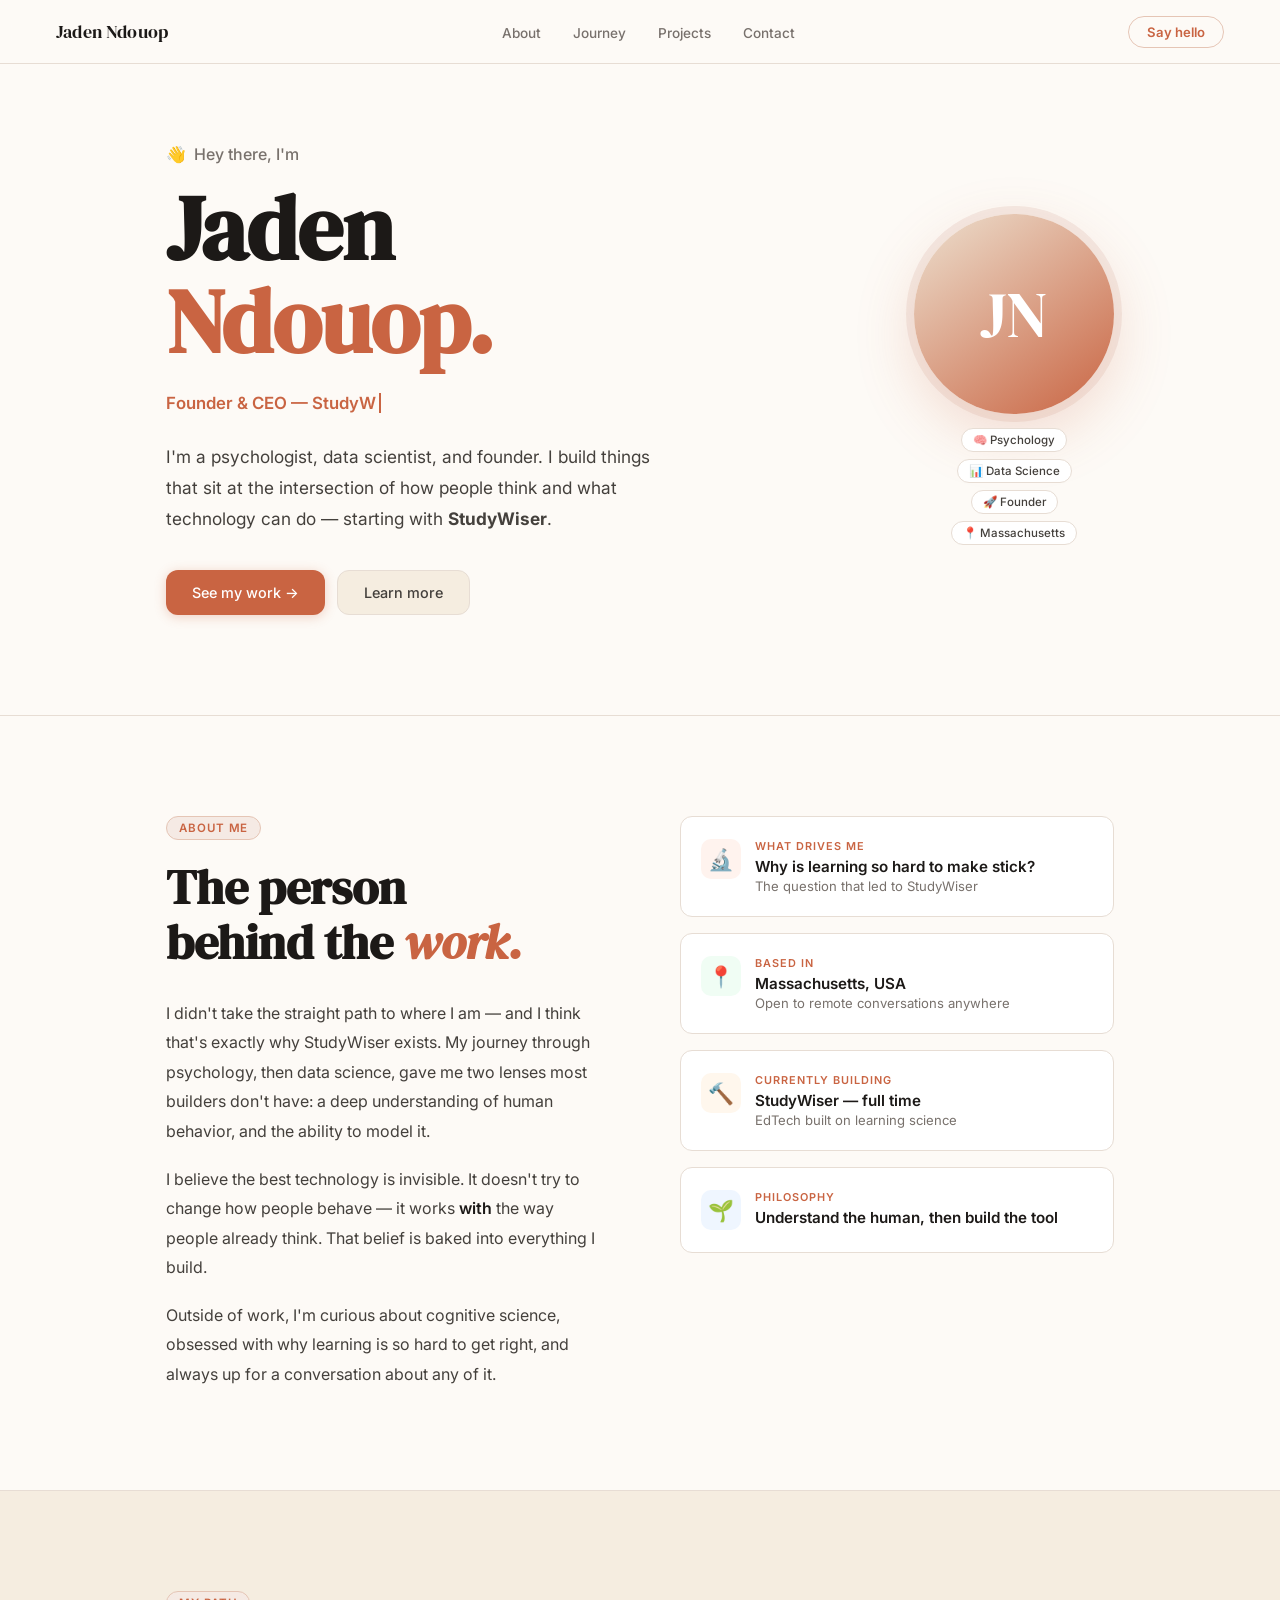
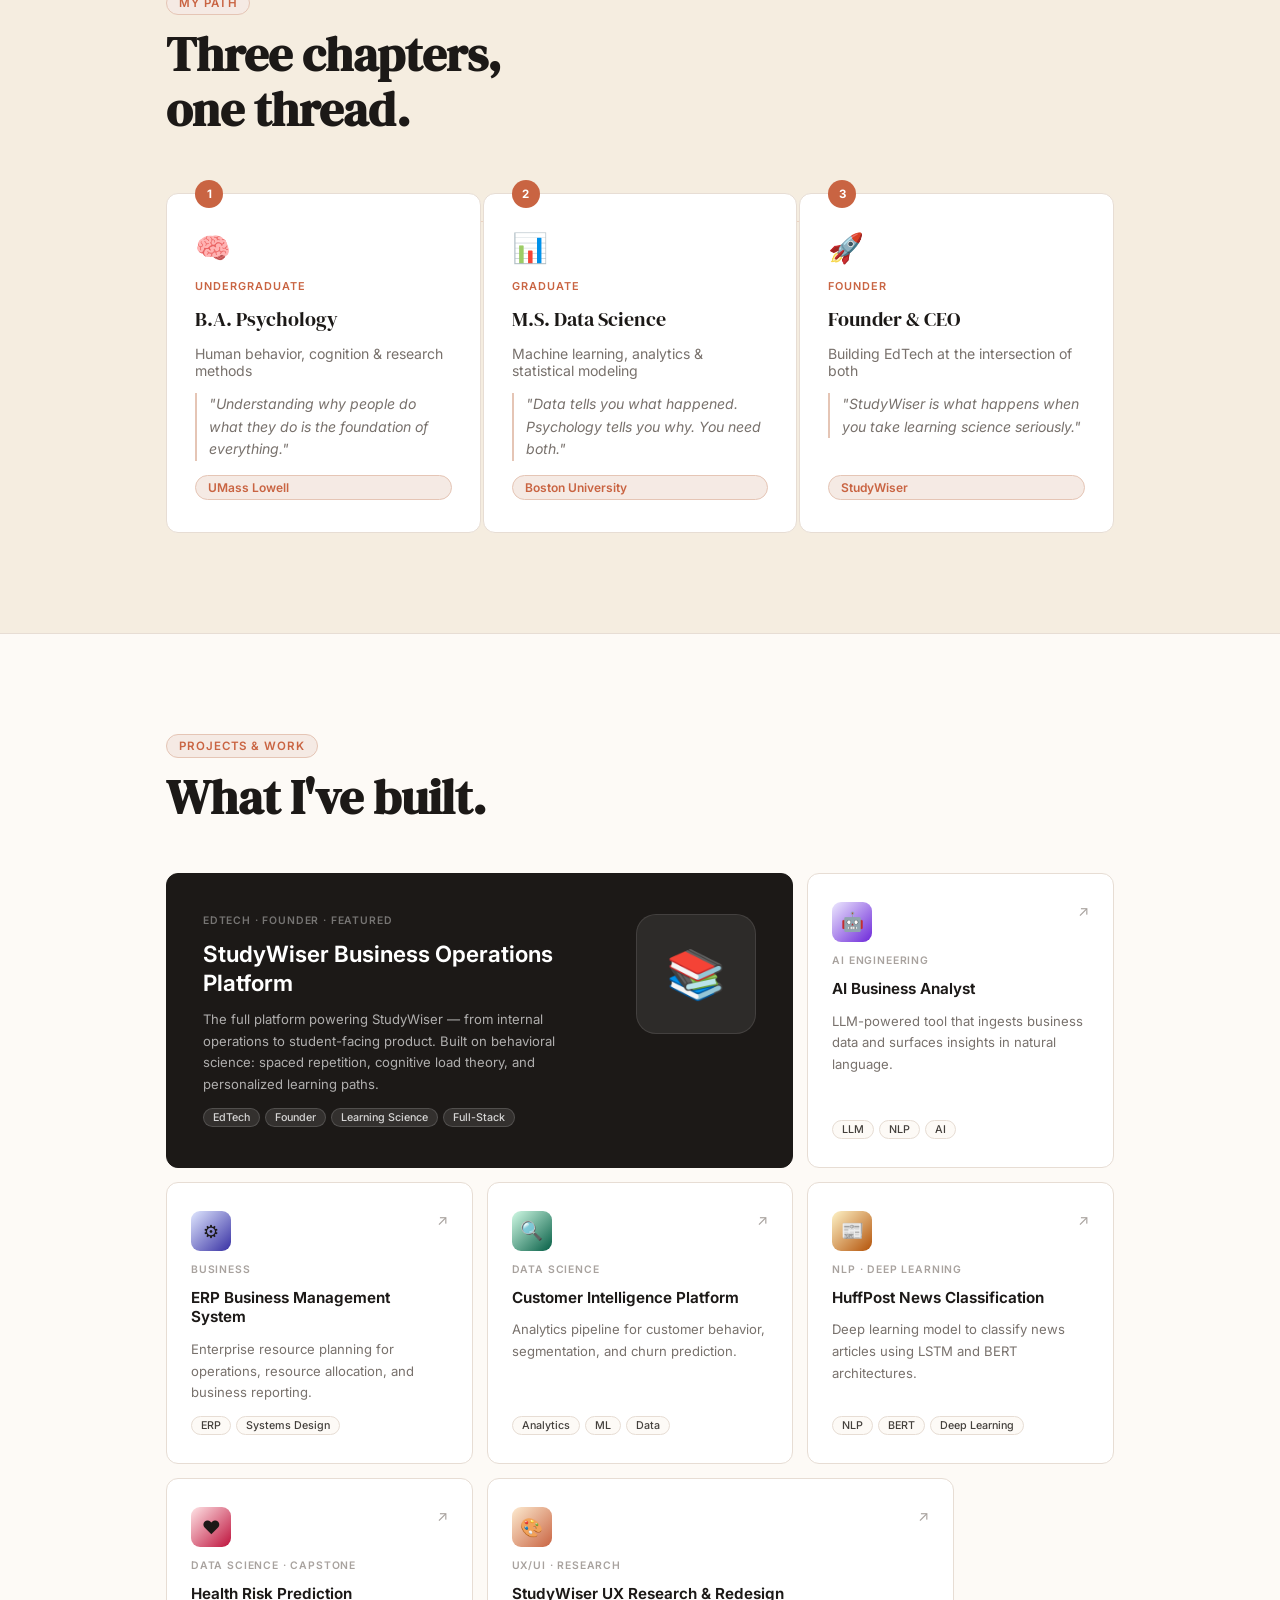
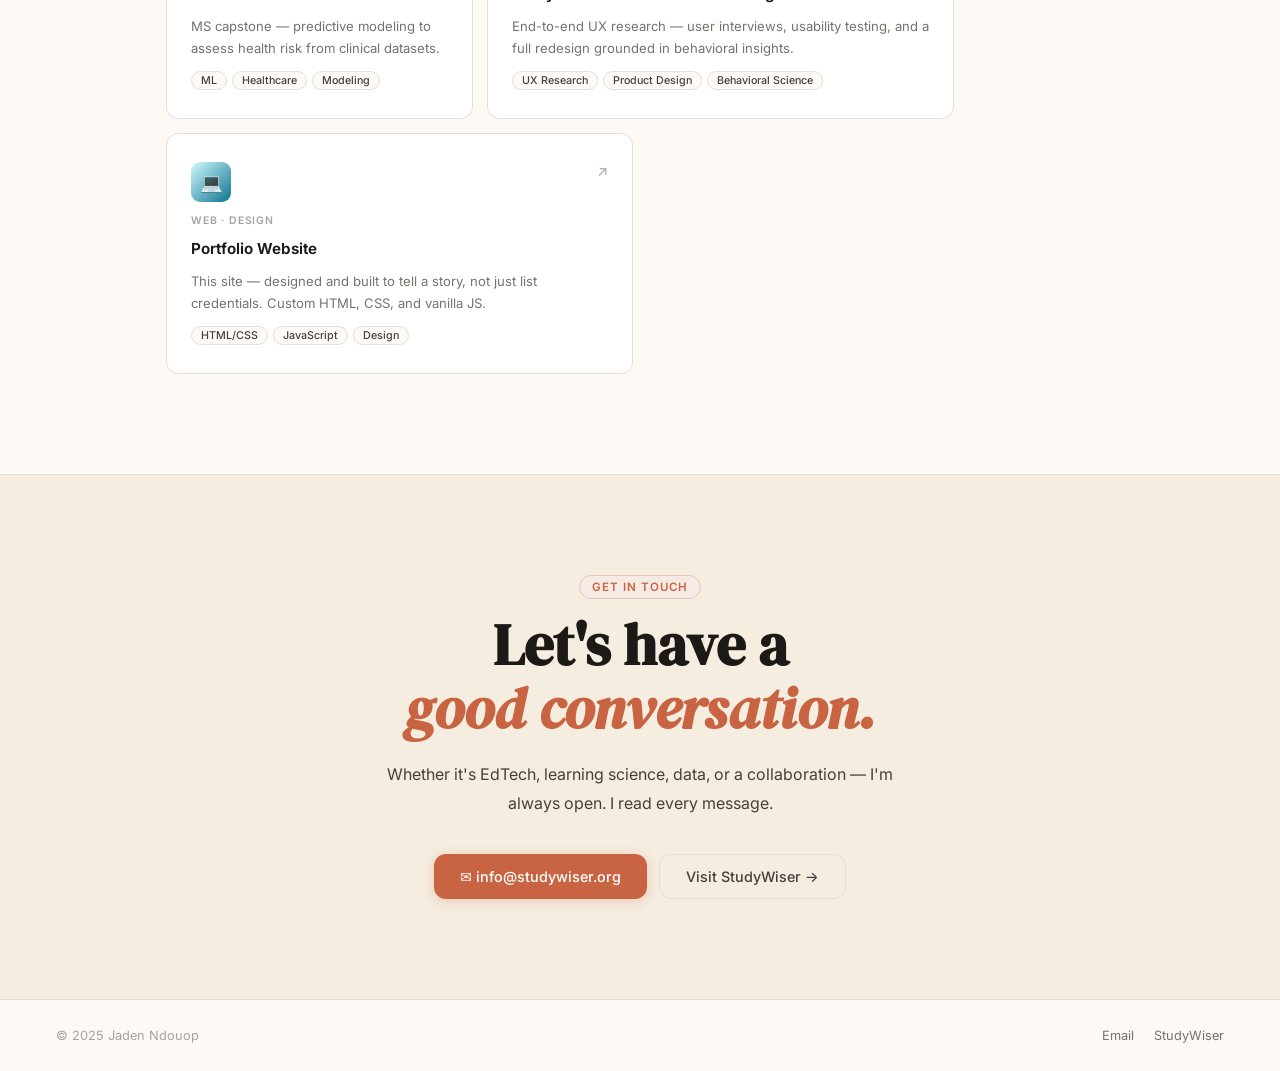
<file: index.html>
<!DOCTYPE html>
<html lang="en">
<head>
  <meta charset="UTF-8" />
  <meta name="viewport" content="width=device-width, initial-scale=1.0" />
  <title>Jaden Ndouop</title>
  <link rel="icon" type="image/svg+xml" href="favicon.svg" />
  <link rel="preconnect" href="https://fonts.googleapis.com" />
  <link href="https://fonts.googleapis.com/css2?family=DM+Serif+Display:ital@0;1&family=Inter:wght@300;400;500;600&display=swap" rel="stylesheet" />
  <style>
    /* ── Tokens ── */
    :root {
      --cream:       #FDFAF6;
      --cream-mid:   #F5EDE0;
      --cream-dark:  #EDE0CF;
      --terra:       #C96442;
      --terra-soft:  #F5EAE4;
      --terra-border:#E5C5B5;
      --brown-mid:   #78716C;
      --brown-light: #A8A29E;
      --border:      #E7DDD4;
      --text:        #1C1917;
      --text-soft:   #44403C;
      --surface:     #FFFFFF;
      --nav-h:       64px;
      --r:           12px;
    }

    /* ── Reset ── */
    *, *::before, *::after { box-sizing: border-box; margin: 0; padding: 0; }
    html { scroll-behavior: smooth; }
    body {
      font-family: 'Inter', system-ui, sans-serif;
      background: var(--cream);
      color: var(--text);
      overflow-x: hidden;
      -webkit-font-smoothing: antialiased;
    }

    /* ── Nav ── */
    nav {
      position: fixed; top: 0; left: 0; right: 0; z-index: 100;
      height: var(--nav-h);
      display: flex; align-items: center; justify-content: space-between;
      padding: 0 56px;
      background: rgba(253,250,246,0.88);
      backdrop-filter: blur(16px);
      border-bottom: 1px solid var(--border);
      transition: box-shadow .3s;
    }
    nav.scrolled { box-shadow: 0 2px 24px rgba(0,0,0,0.06); }
    .nav-logo {
      font-family: 'DM Serif Display', Georgia, serif;
      font-size: 1.15rem; color: var(--text);
      text-decoration: none; letter-spacing: 0.01em;
    }
    .nav-links { display: flex; gap: 32px; list-style: none; }
    .nav-links a {
      font-size: 0.85rem; font-weight: 500;
      color: var(--brown-mid); text-decoration: none;
      transition: color .2s;
    }
    .nav-links a:hover { color: var(--terra); }
    .nav-cta {
      font-size: 0.82rem; font-weight: 600;
      color: var(--terra); text-decoration: none;
      border: 1.5px solid var(--terra-border);
      padding: 7px 18px; border-radius: 999px;
      transition: all .2s;
    }
    .nav-cta:hover { background: var(--terra); color: white; }

    /* ── Shared ── */
    .wrap { max-width: 1060px; margin: 0 auto; padding: 0 56px; }
    .serif { font-family: 'DM Serif Display', Georgia, serif; }

    .tag {
      display: inline-flex; align-items: center; gap: 7px;
      font-size: 0.72rem; font-weight: 600; letter-spacing: 0.08em;
      text-transform: uppercase; color: var(--terra);
      background: var(--terra-soft); border: 1px solid var(--terra-border);
      padding: 4px 12px; border-radius: 999px;
    }

    .reveal {
      opacity: 0; transform: translateY(28px);
      transition: opacity .65s ease, transform .65s ease;
    }
    .reveal.visible { opacity: 1; transform: translateY(0); }

    /* ── HERO ── */
    #hero {
      padding-top: calc(var(--nav-h) + 80px);
      padding-bottom: 100px;
    }
    .hero-wrap {
      max-width: 1060px; margin: 0 auto; padding: 0 56px;
      display: grid; grid-template-columns: 1fr auto;
      gap: 60px; align-items: center;
    }

    .hero-greeting {
      font-size: 1rem; font-weight: 500;
      color: var(--brown-mid); margin-bottom: 18px;
      display: flex; align-items: center; gap: 8px;
    }
    .wave { display: inline-block; animation: wave 2.4s ease-in-out infinite; transform-origin: 70% 70%; }
    @keyframes wave {
      0%,60%,100% { transform: rotate(0deg); }
      10%,30%     { transform: rotate(18deg); }
      20%         { transform: rotate(-8deg); }
      40%         { transform: rotate(14deg); }
      50%         { transform: rotate(-4deg); }
    }

    .hero-name {
      font-family: 'DM Serif Display', Georgia, serif;
      font-size: clamp(3rem, 7vw, 6rem);
      line-height: 1.04; letter-spacing: -0.01em;
      color: var(--text); margin-bottom: 20px;
    }
    .hero-name .accent { color: var(--terra); }

    .hero-typing {
      font-size: 1.05rem; color: var(--brown-mid);
      min-height: 1.7em; margin-bottom: 24px;
      display: flex; align-items: center; gap: 8px;
    }
    #typing-text {
      color: var(--terra); font-weight: 600;
      border-right: 2px solid var(--terra);
      padding-right: 3px;
      animation: blink .8s step-end infinite;
    }
    @keyframes blink {
      0%,100% { border-color: var(--terra); }
      50%      { border-color: transparent; }
    }

    .hero-desc {
      font-size: 1.08rem; line-height: 1.8;
      color: var(--text-soft); max-width: 520px;
      margin-bottom: 36px;
    }

    .hero-actions { display: flex; gap: 12px; flex-wrap: wrap; }
    .btn {
      display: inline-flex; align-items: center; gap: 8px;
      padding: 13px 26px; border-radius: var(--r);
      font-size: 0.9rem; font-weight: 500;
      text-decoration: none; transition: all .22s;
    }
    .btn-terra {
      background: var(--terra); color: white;
      box-shadow: 0 2px 12px rgba(201,100,66,.28);
    }
    .btn-terra:hover { background: #b5583a; transform: translateY(-2px); box-shadow: 0 6px 20px rgba(201,100,66,.35); }
    .btn-soft {
      background: var(--cream-mid); color: var(--text-soft);
      border: 1px solid var(--border);
    }
    .btn-soft:hover { background: var(--cream-dark); border-color: var(--terra-border); }

    /* Avatar block */
    .hero-avatar-wrap { display: flex; flex-direction: column; align-items: center; gap: 14px; }
    .hero-avatar {
      width: 200px; height: 200px; border-radius: 50%;
      background: linear-gradient(145deg, var(--cream-dark) 0%, var(--terra) 100%);
      display: flex; align-items: center; justify-content: center;
      font-family: 'DM Serif Display', serif;
      font-size: 4rem; color: white;
      box-shadow: 0 20px 60px rgba(201,100,66,.22), 0 0 0 8px var(--terra-soft);
    }
    .hero-chips { display: flex; flex-wrap: wrap; gap: 7px; justify-content: center; max-width: 200px; }
    .chip {
      font-size: 0.72rem; font-weight: 500;
      padding: 4px 11px; border-radius: 999px;
      background: var(--surface); border: 1px solid var(--border);
      color: var(--text-soft); white-space: nowrap;
    }

    /* ── DIVIDER ── */
    .divider { border: none; border-top: 1px solid var(--border); }

    /* ── ABOUT ── */
    #about { padding: 100px 0; }
    .about-grid {
      display: grid; grid-template-columns: 1fr 1fr;
      gap: 80px; align-items: start;
    }
    .about-label { margin-bottom: 20px; }
    .about-heading {
      font-family: 'DM Serif Display', serif;
      font-size: clamp(2rem, 4vw, 3rem);
      line-height: 1.15; color: var(--text);
      margin-bottom: 28px;
    }
    .about-heading em { font-style: italic; color: var(--terra); }
    .about-body { display: flex; flex-direction: column; gap: 18px; }
    .about-body p { font-size: 1rem; line-height: 1.85; color: var(--text-soft); }
    .about-body strong { color: var(--text); font-weight: 600; }

    .about-cards { display: flex; flex-direction: column; gap: 16px; }
    .about-card {
      background: var(--surface); border: 1px solid var(--border);
      border-radius: var(--r); padding: 22px 20px;
      display: flex; align-items: flex-start; gap: 14px;
      transition: box-shadow .2s, transform .2s;
    }
    .about-card:hover { box-shadow: 0 6px 24px rgba(0,0,0,.07); transform: translateY(-2px); }
    .about-card-icon {
      font-size: 1.3rem; width: 40px; height: 40px;
      border-radius: 10px; display: flex; align-items: center; justify-content: center;
      flex-shrink: 0;
    }
    .about-card-body {}
    .about-card-label {
      font-size: 0.68rem; font-weight: 600; letter-spacing: .09em;
      text-transform: uppercase; color: var(--terra); margin-bottom: 4px;
    }
    .about-card-value { font-size: 0.95rem; font-weight: 600; color: var(--text); }
    .about-card-sub { font-size: 0.82rem; color: var(--brown-mid); margin-top: 2px; }

    /* ── JOURNEY ── */
    #journey { padding: 100px 0; background: var(--cream-mid); }
    .journey-header { margin-bottom: 56px; }
    .journey-heading {
      font-family: 'DM Serif Display', serif;
      font-size: clamp(2rem, 4vw, 3rem);
      line-height: 1.15; color: var(--text); margin-top: 12px;
    }

    .journey-steps {
      display: grid; grid-template-columns: repeat(3, 1fr);
      gap: 2px; position: relative;
    }
    .journey-steps::before {
      content: ''; position: absolute;
      top: 28px; left: 10%; right: 10%; height: 1px;
      background: linear-gradient(90deg, var(--terra), var(--cream-dark), var(--terra));
      opacity: .4;
    }

    .jstep {
      background: var(--surface); border: 1px solid var(--border);
      border-radius: var(--r); padding: 36px 28px 32px;
      display: flex; flex-direction: column; gap: 14px;
      position: relative; transition: box-shadow .25s, transform .25s;
    }
    .jstep:hover { box-shadow: 0 12px 40px rgba(0,0,0,.08); transform: translateY(-4px); }

    .jstep-num {
      position: absolute; top: -14px; left: 28px;
      width: 28px; height: 28px; border-radius: 50%;
      background: var(--terra); color: white;
      font-size: 0.72rem; font-weight: 700;
      display: flex; align-items: center; justify-content: center;
    }
    .jstep-icon { font-size: 1.8rem; }
    .jstep-type {
      font-size: 0.68rem; font-weight: 600; letter-spacing: .09em;
      text-transform: uppercase; color: var(--terra);
    }
    .jstep-degree {
      font-family: 'DM Serif Display', serif;
      font-size: 1.25rem; color: var(--text); line-height: 1.2;
    }
    .jstep-field { font-size: 0.88rem; color: var(--brown-mid); }
    .jstep-school {
      display: inline-block; margin-top: auto;
      font-size: 0.75rem; font-weight: 600;
      color: var(--terra); background: var(--terra-soft);
      border: 1px solid var(--terra-border);
      padding: 4px 12px; border-radius: 999px;
    }
    .jstep-quote {
      font-style: italic; font-size: 0.88rem;
      color: var(--brown-mid); line-height: 1.6;
      border-left: 2px solid var(--terra-border);
      padding-left: 12px;
    }

    /* ── PROJECTS ── */
    #projects { padding: 100px 0; }
    .projects-header { margin-bottom: 48px; }
    .projects-heading {
      font-family: 'DM Serif Display', serif;
      font-size: clamp(2rem, 4vw, 3rem);
      line-height: 1.15; color: var(--text); margin-top: 12px;
    }

    /* Bento */
    .bento {
      display: grid;
      grid-template-columns: repeat(6, 1fr);
      grid-auto-rows: minmax(200px, auto);
      gap: 14px;
    }

    .pc {
      background: var(--surface); border: 1px solid var(--border);
      border-radius: var(--r); padding: 28px 24px;
      display: flex; flex-direction: column; gap: 12px;
      text-decoration: none; color: inherit;
      transition: border-color .2s, box-shadow .2s, transform .2s;
      overflow: hidden; position: relative;
    }
    .pc::after {
      content: ''; position: absolute;
      bottom: 0; left: 0; right: 0; height: 3px;
      transform: scaleX(0); transform-origin: left;
      transition: transform .3s ease;
    }
    .pc:hover { transform: translateY(-3px); box-shadow: 0 10px 36px rgba(0,0,0,.09); border-color: transparent; }
    .pc:hover::after { transform: scaleX(1); }

    /* Span helpers */
    .col-4 { grid-column: span 4; }
    .col-3 { grid-column: span 3; }
    .col-2 { grid-column: span 2; }
    .col-6 { grid-column: span 6; }

    /* Featured */
    .pc-featured {
      background: var(--text);
      border-color: var(--text);
      color: white;
      padding: 40px 36px;
      flex-direction: row; align-items: flex-start; gap: 40px;
    }
    .pc-featured:hover { border-color: transparent; background: #2c2420; }
    .pc-featured::after { display: none; }
    .pc-featured .pc-cat  { color: rgba(255,255,255,.4); }
    .pc-featured .pc-name { color: white; font-size: 1.4rem; }
    .pc-featured .pc-desc { color: rgba(255,255,255,.65); }
    .pc-featured .pc-tag  { background: rgba(255,255,255,.1); border-color: rgba(255,255,255,.15); color: rgba(255,255,255,.8); }
    .pc-featured .pc-arrow { color: rgba(255,255,255,.4); }
    .pc-featured:hover .pc-arrow { color: white; }
    .featured-left { flex: 1; display: flex; flex-direction: column; gap: 12px; }
    .featured-right {
      flex-shrink: 0; width: 120px; height: 120px;
      border-radius: 20px; background: rgba(255,255,255,.08);
      border: 1px solid rgba(255,255,255,.1);
      display: flex; align-items: center; justify-content: center;
      font-size: 3rem;
    }

    /* Accent stripes */
    .pc-terra::after   { background: var(--terra); }
    .pc-purple::after  { background: #7C3AED; }
    .pc-indigo::after  { background: #4F46E5; }
    .pc-green::after   { background: #059669; }
    .pc-amber::after   { background: #D97706; }
    .pc-rose::after    { background: #E11D48; }
    .pc-cyan::after    { background: #0891B2; }

    .pc-header { display: flex; justify-content: space-between; align-items: flex-start; }
    .pc-icon {
      width: 40px; height: 40px; border-radius: 9px;
      display: flex; align-items: center; justify-content: center;
      font-size: 1.15rem; flex-shrink: 0;
    }
    .pc-arrow { color: var(--brown-light); font-size: .9rem; transition: all .2s; }
    .pc:hover .pc-arrow { color: var(--terra); transform: translate(2px,-2px); }

    .pc-cat {
      font-size: .65rem; font-weight: 600; letter-spacing: .08em;
      text-transform: uppercase; color: var(--brown-light);
    }
    .pc-name { font-size: .95rem; font-weight: 650; color: var(--text); line-height: 1.3; }
    .pc-desc { font-size: .82rem; line-height: 1.65; color: var(--brown-mid); flex: 1; }
    .pc-tags { display: flex; flex-wrap: wrap; gap: 5px; margin-top: auto; }
    .pc-tag {
      font-size: .67rem; font-weight: 500;
      padding: 2px 9px; border-radius: 999px;
      background: var(--cream); border: 1px solid var(--border); color: var(--text-soft);
    }

    /* ── CONTACT ── */
    #contact { padding: 100px 0; background: var(--cream-mid); }
    .contact-inner {
      text-align: center; max-width: 560px; margin: 0 auto;
    }
    .contact-heading {
      font-family: 'DM Serif Display', serif;
      font-size: clamp(2.2rem, 5vw, 3.6rem);
      line-height: 1.1; color: var(--text); margin: 14px 0 20px;
    }
    .contact-heading em { font-style: italic; color: var(--terra); }
    .contact-desc { font-size: 1rem; line-height: 1.8; color: var(--text-soft); margin-bottom: 36px; }
    .contact-actions { display: flex; gap: 12px; justify-content: center; flex-wrap: wrap; }

    /* ── FOOTER ── */
    footer {
      border-top: 1px solid var(--border);
      padding: 28px 56px;
      display: flex; align-items: center; justify-content: space-between;
      flex-wrap: wrap; gap: 12px;
      font-size: .8rem; color: var(--brown-light);
    }
    .footer-links { display: flex; gap: 20px; }
    .footer-links a { color: var(--brown-mid); text-decoration: none; transition: color .15s; }
    .footer-links a:hover { color: var(--terra); }

    /* ── Responsive ── */
    @media (max-width: 900px) {
      nav { padding: 0 24px; }
      .nav-links { display: none; }
      .wrap { padding: 0 24px; }
      .hero-wrap { grid-template-columns: 1fr; gap: 40px; padding: 0 24px; }
      .hero-avatar-wrap { flex-direction: row; align-items: center; gap: 20px; }
      .hero-avatar { width: 100px; height: 100px; font-size: 2rem; }
      #about { padding: 72px 0; }
      .about-grid { grid-template-columns: 1fr; gap: 40px; padding: 0 24px; }
      #journey { padding: 72px 0; }
      .journey-steps { grid-template-columns: 1fr; }
      .journey-steps::before { display: none; }
      .jstep:nth-child(2) { margin-top: 0; }
      #projects { padding: 72px 0; }
      .bento { grid-template-columns: 1fr; }
      .col-2, .col-3, .col-4, .col-6 { grid-column: span 1; }
      .pc-featured { flex-direction: column; }
      .featured-right { display: none; }
      #contact { padding: 72px 0; }
      footer { padding: 24px; }
    }
  </style>
</head>
<body>

<!-- NAV -->
<nav id="nav">
  <a href="#hero" class="nav-logo">Jaden Ndouop</a>
  <ul class="nav-links">
    <li><a href="#about">About</a></li>
    <li><a href="#journey">Journey</a></li>
    <li><a href="#projects">Projects</a></li>
    <li><a href="#contact">Contact</a></li>
  </ul>
  <a href="mailto:info@studywiser.org" class="nav-cta">Say hello</a>
</nav>

<!-- HERO -->
<section id="hero">
  <div class="hero-wrap">
    <div>
      <p class="hero-greeting"><span class="wave">👋</span> Hey there, I'm</p>
      <h1 class="hero-name">Jaden<br/><span class="accent">Ndouop.</span></h1>
      <div class="hero-typing">
        <span id="typing-text"></span>
      </div>
      <p class="hero-desc">
        I'm a psychologist, data scientist, and founder. I build things that sit at the intersection of how people think and what technology can do — starting with <strong>StudyWiser</strong>.
      </p>
      <div class="hero-actions">
        <a href="#projects" class="btn btn-terra">See my work →</a>
        <a href="#about" class="btn btn-soft">Learn more</a>
      </div>
    </div>

    <div class="hero-avatar-wrap reveal" style="transition-delay:.2s">
      <div class="hero-avatar">JN</div>
      <div class="hero-chips">
        <span class="chip">🧠 Psychology</span>
        <span class="chip">📊 Data Science</span>
        <span class="chip">🚀 Founder</span>
        <span class="chip">📍 Massachusetts</span>
      </div>
    </div>
  </div>
</section>

<hr class="divider" />

<!-- ABOUT -->
<section id="about">
  <div class="wrap">
    <div class="about-grid">
      <div class="reveal">
        <div class="about-label"><span class="tag">About me</span></div>
        <h2 class="about-heading">The person<br/>behind the <em>work.</em></h2>
        <div class="about-body">
          <p>I didn't take the straight path to where I am — and I think that's exactly why StudyWiser exists. My journey through psychology, then data science, gave me two lenses most builders don't have: a deep understanding of human behavior, and the ability to model it.</p>
          <p>I believe the best technology is invisible. It doesn't try to change how people behave — it works <strong>with</strong> the way people already think. That belief is baked into everything I build.</p>
          <p>Outside of work, I'm curious about cognitive science, obsessed with why learning is so hard to get right, and always up for a conversation about any of it.</p>
        </div>
      </div>

      <div class="about-cards reveal" style="transition-delay:.12s">
        <div class="about-card">
          <div class="about-card-icon" style="background:#FFF3EE;">🔬</div>
          <div class="about-card-body">
            <div class="about-card-label">What drives me</div>
            <div class="about-card-value">Why is learning so hard to make stick?</div>
            <div class="about-card-sub">The question that led to StudyWiser</div>
          </div>
        </div>
        <div class="about-card">
          <div class="about-card-icon" style="background:#F0FDF4;">📍</div>
          <div class="about-card-body">
            <div class="about-card-label">Based in</div>
            <div class="about-card-value">Massachusetts, USA</div>
            <div class="about-card-sub">Open to remote conversations anywhere</div>
          </div>
        </div>
        <div class="about-card">
          <div class="about-card-icon" style="background:#FFF7ED;">🔨</div>
          <div class="about-card-body">
            <div class="about-card-label">Currently building</div>
            <div class="about-card-value">StudyWiser — full time</div>
            <div class="about-card-sub">EdTech built on learning science</div>
          </div>
        </div>
        <div class="about-card">
          <div class="about-card-icon" style="background:#EFF6FF;">🌱</div>
          <div class="about-card-body">
            <div class="about-card-label">Philosophy</div>
            <div class="about-card-value">Understand the human, then build the tool</div>
          </div>
        </div>
      </div>
    </div>
  </div>
</section>

<hr class="divider" />

<!-- JOURNEY -->
<section id="journey">
  <div class="wrap">
    <div class="journey-header reveal">
      <span class="tag">My path</span>
      <h2 class="journey-heading">Three chapters,<br/>one thread.</h2>
    </div>

    <div class="journey-steps">
      <div class="jstep reveal">
        <div class="jstep-num">1</div>
        <div class="jstep-icon">🧠</div>
        <div class="jstep-type">Undergraduate</div>
        <div class="jstep-degree">B.A. Psychology</div>
        <div class="jstep-field">Human behavior, cognition & research methods</div>
        <p class="jstep-quote">"Understanding why people do what they do is the foundation of everything."</p>
        <span class="jstep-school">UMass Lowell</span>
      </div>

      <div class="jstep reveal" style="transition-delay:.1s">
        <div class="jstep-num">2</div>
        <div class="jstep-icon">📊</div>
        <div class="jstep-type">Graduate</div>
        <div class="jstep-degree">M.S. Data Science</div>
        <div class="jstep-field">Machine learning, analytics & statistical modeling</div>
        <p class="jstep-quote">"Data tells you what happened. Psychology tells you why. You need both."</p>
        <span class="jstep-school">Boston University</span>
      </div>

      <div class="jstep reveal" style="transition-delay:.2s">
        <div class="jstep-num">3</div>
        <div class="jstep-icon">🚀</div>
        <div class="jstep-type">Founder</div>
        <div class="jstep-degree">Founder & CEO</div>
        <div class="jstep-field">Building EdTech at the intersection of both</div>
        <p class="jstep-quote">"StudyWiser is what happens when you take learning science seriously."</p>
        <span class="jstep-school">StudyWiser</span>
      </div>
    </div>
  </div>
</section>

<hr class="divider" />

<!-- PROJECTS -->
<section id="projects">
  <div class="wrap">
    <div class="projects-header reveal">
      <span class="tag">Projects & work</span>
      <h2 class="projects-heading">What I've built.</h2>
    </div>

    <div class="bento">

      <!-- Featured -->
      <a href="./projects/studywiser-ops.html" class="pc pc-featured col-4 reveal">
        <div class="featured-left">
          <div class="pc-cat">EdTech · Founder · Featured</div>
          <div class="pc-name">StudyWiser Business Operations Platform</div>
          <div class="pc-desc">The full platform powering StudyWiser — from internal operations to student-facing product. Built on behavioral science: spaced repetition, cognitive load theory, and personalized learning paths.</div>
          <div class="pc-tags">
            <span class="pc-tag">EdTech</span>
            <span class="pc-tag">Founder</span>
            <span class="pc-tag">Learning Science</span>
            <span class="pc-tag">Full-Stack</span>
          </div>
        </div>
        <div class="featured-right">📚</div>
      </a>

      <!-- AI Business Analyst -->
      <a href="./projects/ai-analyst.html" class="pc pc-purple col-2 reveal" style="transition-delay:.06s">
        <div class="pc-header">
          <div class="pc-icon" style="background:linear-gradient(135deg,#EDE9FE,#6D28D9);">🤖</div>
          <span class="pc-arrow">↗</span>
        </div>
        <div class="pc-cat">AI Engineering</div>
        <div class="pc-name">AI Business Analyst</div>
        <div class="pc-desc">LLM-powered tool that ingests business data and surfaces insights in natural language.</div>
        <div class="pc-tags"><span class="pc-tag">LLM</span><span class="pc-tag">NLP</span><span class="pc-tag">AI</span></div>
      </a>

      <!-- ERP -->
      <a href="./projects/erp.html" class="pc pc-indigo col-2 reveal" style="transition-delay:.1s">
        <div class="pc-header">
          <div class="pc-icon" style="background:linear-gradient(135deg,#E0E7FF,#3730A3);">⚙️</div>
          <span class="pc-arrow">↗</span>
        </div>
        <div class="pc-cat">Business</div>
        <div class="pc-name">ERP Business Management System</div>
        <div class="pc-desc">Enterprise resource planning for operations, resource allocation, and business reporting.</div>
        <div class="pc-tags"><span class="pc-tag">ERP</span><span class="pc-tag">Systems Design</span></div>
      </a>

      <!-- Customer Intelligence -->
      <a href="./projects/customer-intelligence.html" class="pc pc-green col-2 reveal" style="transition-delay:.14s">
        <div class="pc-header">
          <div class="pc-icon" style="background:linear-gradient(135deg,#D1FAE5,#065F46);">🔍</div>
          <span class="pc-arrow">↗</span>
        </div>
        <div class="pc-cat">Data Science</div>
        <div class="pc-name">Customer Intelligence Platform</div>
        <div class="pc-desc">Analytics pipeline for customer behavior, segmentation, and churn prediction.</div>
        <div class="pc-tags"><span class="pc-tag">Analytics</span><span class="pc-tag">ML</span><span class="pc-tag">Data</span></div>
      </a>

      <!-- HuffPost NLP -->
      <a href="./projects/huffpost-nlp.html" class="pc pc-amber col-2 reveal" style="transition-delay:.18s">
        <div class="pc-header">
          <div class="pc-icon" style="background:linear-gradient(135deg,#FEF3C7,#B45309);">📰</div>
          <span class="pc-arrow">↗</span>
        </div>
        <div class="pc-cat">NLP · Deep Learning</div>
        <div class="pc-name">HuffPost News Classification</div>
        <div class="pc-desc">Deep learning model to classify news articles using LSTM and BERT architectures.</div>
        <div class="pc-tags"><span class="pc-tag">NLP</span><span class="pc-tag">BERT</span><span class="pc-tag">Deep Learning</span></div>
      </a>

      <!-- Health Risk -->
      <a href="./projects/health-risk.html" class="pc pc-rose col-2 reveal" style="transition-delay:.22s">
        <div class="pc-header">
          <div class="pc-icon" style="background:linear-gradient(135deg,#FFE4E6,#BE123C);">❤️</div>
          <span class="pc-arrow">↗</span>
        </div>
        <div class="pc-cat">Data Science · Capstone</div>
        <div class="pc-name">Health Risk Prediction</div>
        <div class="pc-desc">MS capstone — predictive modeling to assess health risk from clinical datasets.</div>
        <div class="pc-tags"><span class="pc-tag">ML</span><span class="pc-tag">Healthcare</span><span class="pc-tag">Modeling</span></div>
      </a>

      <!-- UX Research -->
      <a href="./projects/ux-research.html" class="pc pc-terra col-3 reveal" style="transition-delay:.26s">
        <div class="pc-header">
          <div class="pc-icon" style="background:linear-gradient(135deg,#FDEBD0,#C96442);">🎨</div>
          <span class="pc-arrow">↗</span>
        </div>
        <div class="pc-cat">UX/UI · Research</div>
        <div class="pc-name">StudyWiser UX Research & Redesign</div>
        <div class="pc-desc">End-to-end UX research — user interviews, usability testing, and a full redesign grounded in behavioral insights.</div>
        <div class="pc-tags"><span class="pc-tag">UX Research</span><span class="pc-tag">Product Design</span><span class="pc-tag">Behavioral Science</span></div>
      </a>

      <!-- Portfolio -->
      <a href="./projects/portfolio.html" class="pc pc-cyan col-3 reveal" style="transition-delay:.3s">
        <div class="pc-header">
          <div class="pc-icon" style="background:linear-gradient(135deg,#CFFAFE,#0E7490);">💻</div>
          <span class="pc-arrow">↗</span>
        </div>
        <div class="pc-cat">Web · Design</div>
        <div class="pc-name">Portfolio Website</div>
        <div class="pc-desc">This site — designed and built to tell a story, not just list credentials. Custom HTML, CSS, and vanilla JS.</div>
        <div class="pc-tags"><span class="pc-tag">HTML/CSS</span><span class="pc-tag">JavaScript</span><span class="pc-tag">Design</span></div>
      </a>

    </div>
  </div>
</section>

<hr class="divider" />

<!-- CONTACT -->
<section id="contact">
  <div class="contact-inner reveal">
    <span class="tag">Get in touch</span>
    <h2 class="contact-heading">Let's have a<br/><em>good conversation.</em></h2>
    <p class="contact-desc">Whether it's EdTech, learning science, data, or a collaboration — I'm always open. I read every message.</p>
    <div class="contact-actions">
      <a href="mailto:info@studywiser.org" class="btn btn-terra">✉ info@studywiser.org</a>
      <a href="https://studywiser.org" target="_blank" class="btn btn-soft">Visit StudyWiser →</a>
    </div>
  </div>
</section>

<!-- FOOTER -->
<footer>
  <span>© 2025 Jaden Ndouop</span>
  <div class="footer-links">
    <a href="mailto:info@studywiser.org">Email</a>
    <a href="https://studywiser.org" target="_blank">StudyWiser</a>
  </div>
</footer>

<script>
  // Nav shadow on scroll
  window.addEventListener('scroll', () => {
    document.getElementById('nav').classList.toggle('scrolled', scrollY > 20);
  });

  // Typewriter
  const phrases = [
    'Founder & CEO — StudyWiser',
    'M.S. Data Science, Boston University',
    'B.A. Psychology, UMass Lowell',
    'Building EdTech that actually works',
  ];
  const el = document.getElementById('typing-text');
  let pi = 0, ci = 0, del = false;
  function type() {
    const cur = phrases[pi];
    if (!del) {
      el.textContent = cur.slice(0, ++ci);
      if (ci === cur.length) { del = true; return setTimeout(type, 2100); }
    } else {
      el.textContent = cur.slice(0, --ci);
      if (ci === 0) { del = false; pi = (pi + 1) % phrases.length; }
    }
    setTimeout(type, del ? 34 : 60);
  }
  setTimeout(type, 700);

  // Scroll reveal
  const ro = new IntersectionObserver(entries => {
    entries.forEach(e => {
      if (e.isIntersecting) { e.target.classList.add('visible'); ro.unobserve(e.target); }
    });
  }, { threshold: 0.08 });
  document.querySelectorAll('.reveal').forEach(r => ro.observe(r));
</script>
</body>
</html>
</file>
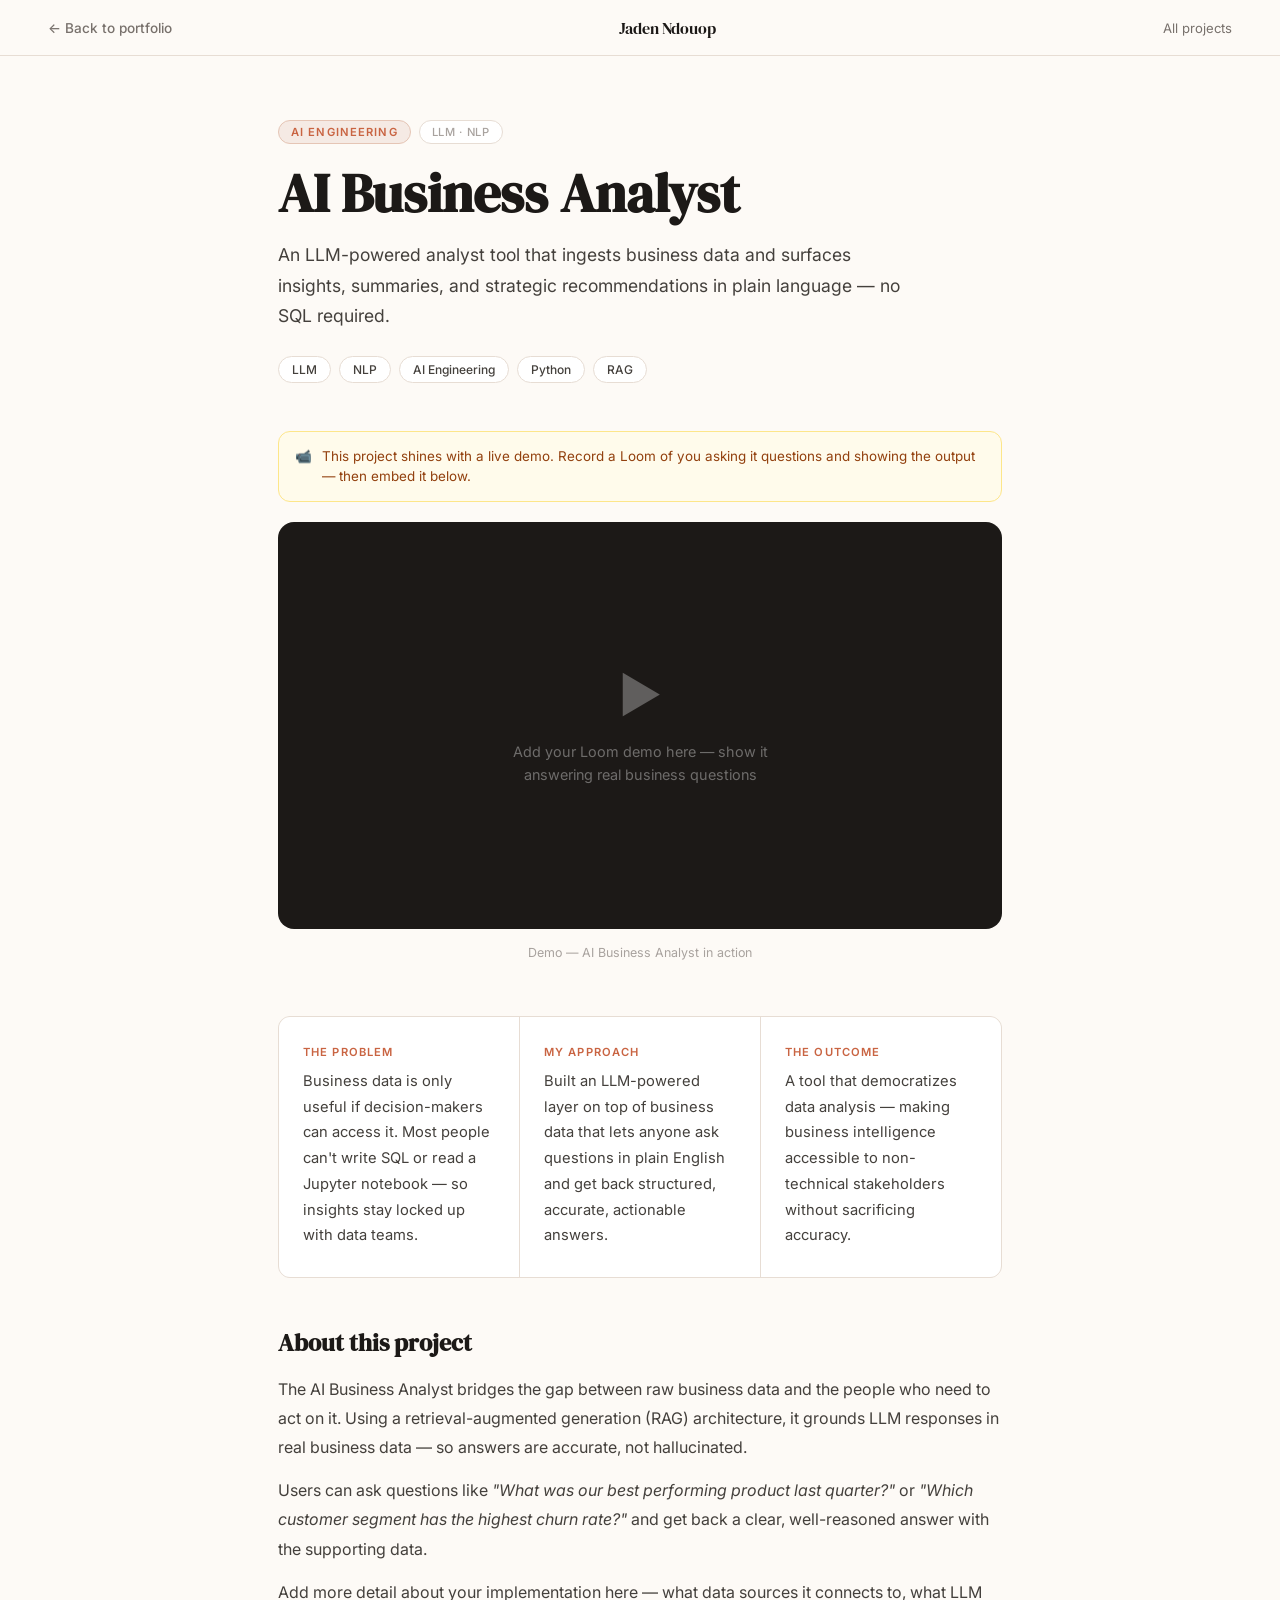
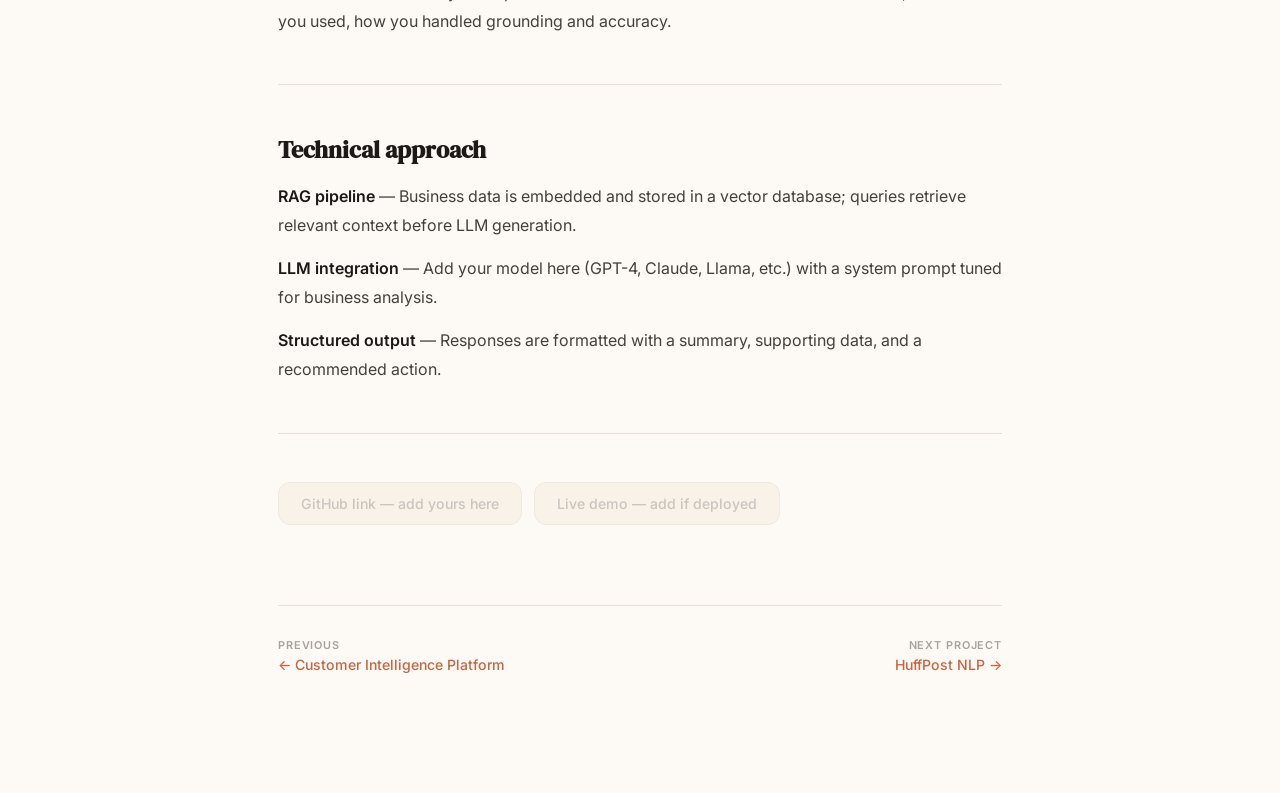
<file: projects/ai-analyst.html>
<!DOCTYPE html>
<html lang="en">
<head>
  <meta charset="UTF-8" /><meta name="viewport" content="width=device-width, initial-scale=1.0" />
  <title>AI Business Analyst — Jaden Ndouop</title>
  <link rel="icon" type="image/svg+xml" href="../favicon.svg" />
  <link rel="stylesheet" href="./project.css" />
</head>
<body>
<nav class="proj-nav">
  <a href="../index.html" class="proj-nav-back">← Back to portfolio</a>
  <a href="../index.html" class="proj-nav-logo">Jaden Ndouop</a>
  <a href="../index.html#projects" class="proj-nav-all">All projects</a>
</nav>

<div class="proj-page">
  <div class="proj-eyebrow">
    <span class="proj-cat">AI Engineering</span>
    <span class="proj-type">LLM · NLP</span>
  </div>
  <h1 class="proj-title">AI Business Analyst</h1>
  <p class="proj-summary">An LLM-powered analyst tool that ingests business data and surfaces insights, summaries, and strategic recommendations in plain language — no SQL required.</p>
  <div class="proj-tags">
    <span class="proj-tag">LLM</span>
    <span class="proj-tag">NLP</span>
    <span class="proj-tag">AI Engineering</span>
    <span class="proj-tag">Python</span>
    <span class="proj-tag">RAG</span>
  </div>

  <div class="placeholder-note">
    📹 <span>This project shines with a live demo. Record a Loom of you asking it questions and showing the output — then embed it below.</span>
  </div>
  <div class="video-block">
    <div class="video-placeholder-icon">▶</div>
    <div class="video-placeholder-text">Add your Loom demo here — show it answering real business questions</div>
  </div>
  <p class="video-caption">Demo — AI Business Analyst in action</p>

  <div class="overview-grid">
    <div class="overview-block">
      <h3>The Problem</h3>
      <p>Business data is only useful if decision-makers can access it. Most people can't write SQL or read a Jupyter notebook — so insights stay locked up with data teams.</p>
    </div>
    <div class="overview-block">
      <h3>My Approach</h3>
      <p>Built an LLM-powered layer on top of business data that lets anyone ask questions in plain English and get back structured, accurate, actionable answers.</p>
    </div>
    <div class="overview-block">
      <h3>The Outcome</h3>
      <p>A tool that democratizes data analysis — making business intelligence accessible to non-technical stakeholders without sacrificing accuracy.</p>
    </div>
  </div>

  <div class="proj-section">
    <h2>About this project</h2>
    <p>The AI Business Analyst bridges the gap between raw business data and the people who need to act on it. Using a retrieval-augmented generation (RAG) architecture, it grounds LLM responses in real business data — so answers are accurate, not hallucinated.</p>
    <p>Users can ask questions like <em>"What was our best performing product last quarter?"</em> or <em>"Which customer segment has the highest churn rate?"</em> and get back a clear, well-reasoned answer with the supporting data.</p>
    <p>Add more detail about your implementation here — what data sources it connects to, what LLM you used, how you handled grounding and accuracy.</p>
  </div>

  <hr class="proj-divider" />

  <div class="proj-section">
    <h2>Technical approach</h2>
    <p><strong>RAG pipeline</strong> — Business data is embedded and stored in a vector database; queries retrieve relevant context before LLM generation.</p>
    <p><strong>LLM integration</strong> — Add your model here (GPT-4, Claude, Llama, etc.) with a system prompt tuned for business analysis.</p>
    <p><strong>Structured output</strong> — Responses are formatted with a summary, supporting data, and a recommended action.</p>
  </div>

  <hr class="proj-divider" />

  <div class="proj-links">
    <span class="proj-link proj-link-disabled">GitHub link — add yours here</span>
    <span class="proj-link proj-link-disabled">Live demo — add if deployed</span>
  </div>

  <div class="proj-footer">
    <div>
      <div class="proj-footer-label">Previous</div>
      <a href="./customer-intelligence.html">← Customer Intelligence Platform</a>
    </div>
    <div style="text-align:right">
      <div class="proj-footer-label">Next project</div>
      <a href="./huffpost-nlp.html">HuffPost NLP →</a>
    </div>
  </div>
</div>
</body>
</html>
</file>
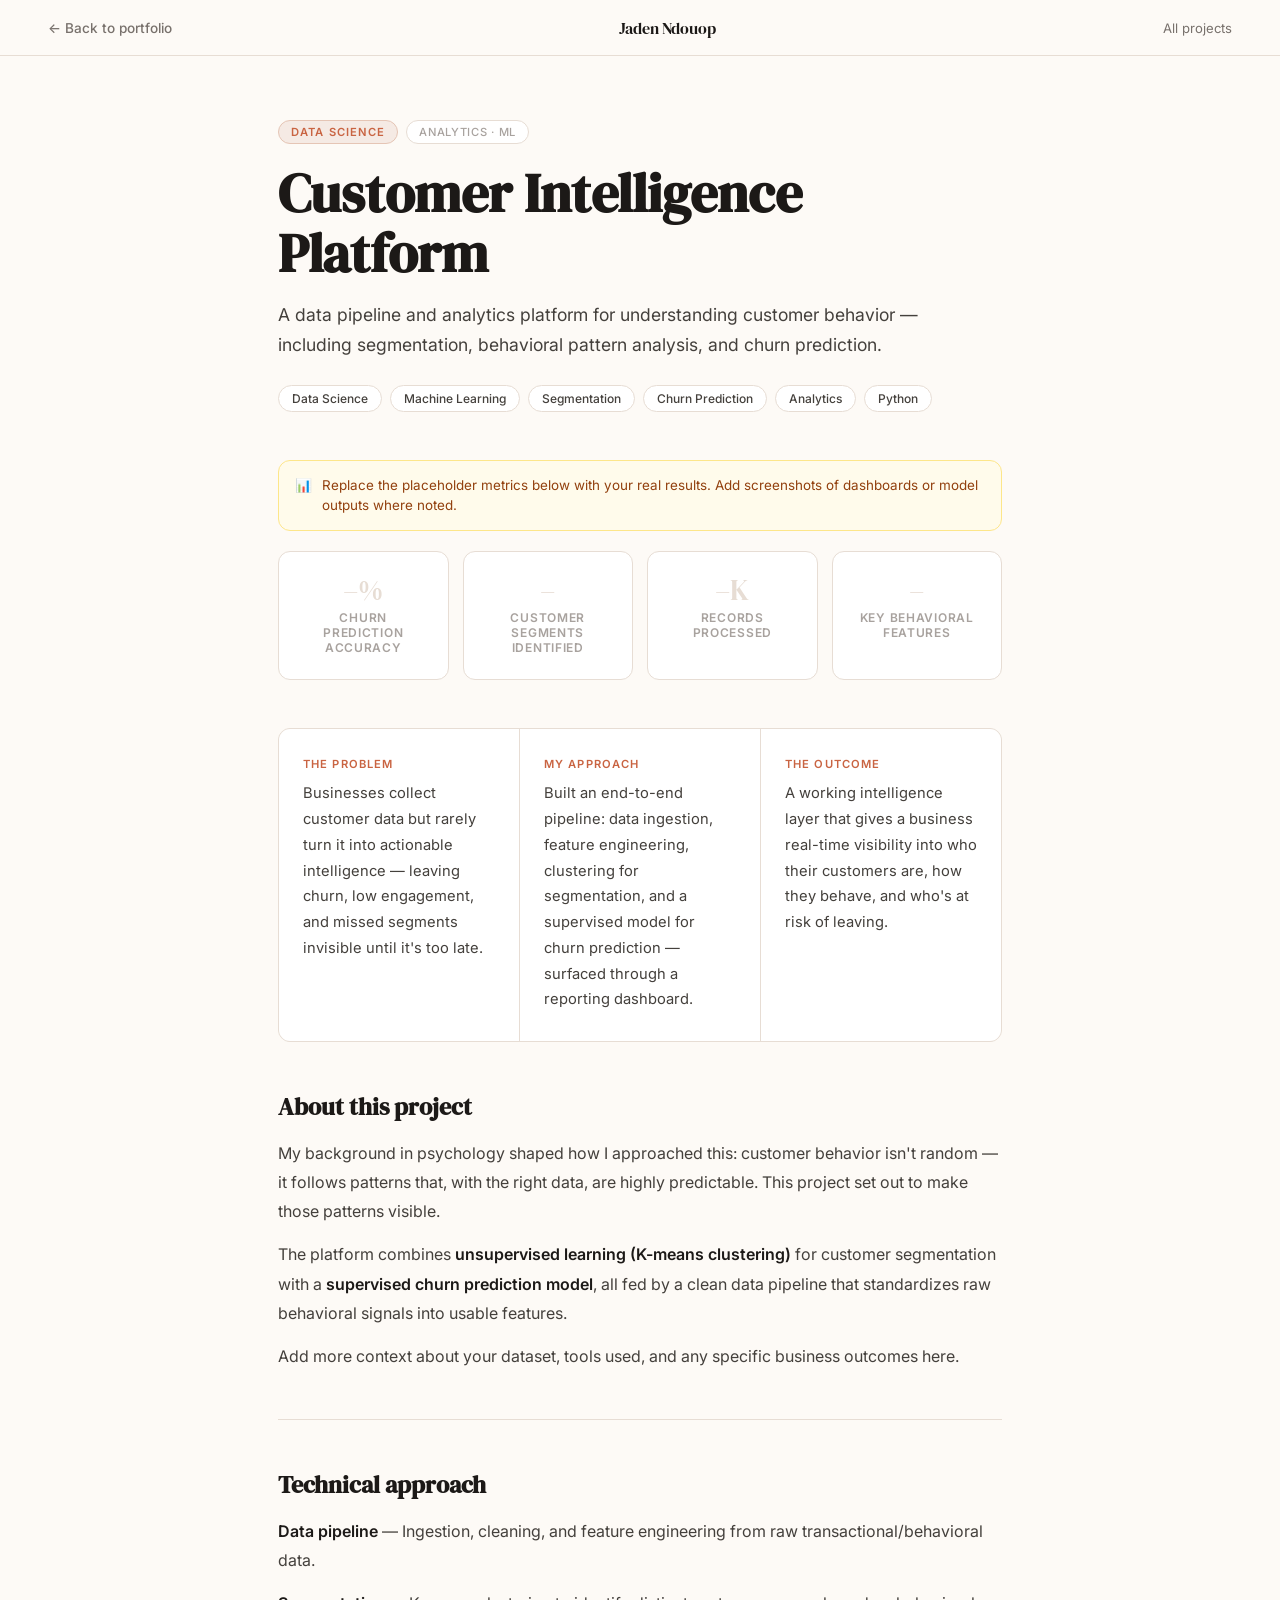
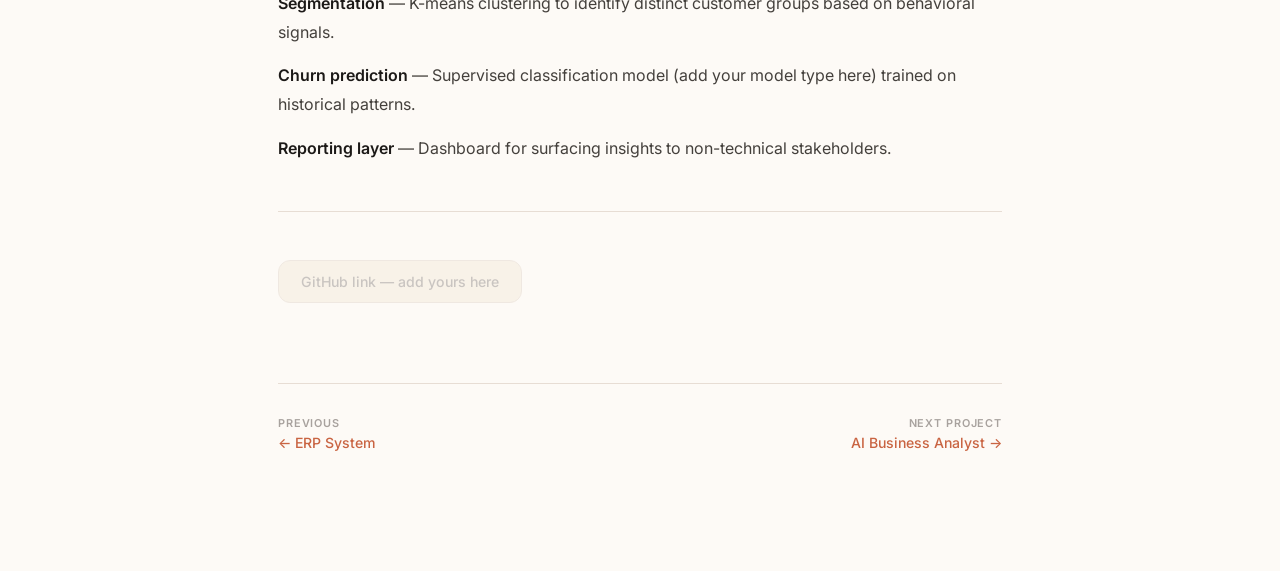
<file: projects/customer-intelligence.html>
<!DOCTYPE html>
<html lang="en">
<head>
  <meta charset="UTF-8" /><meta name="viewport" content="width=device-width, initial-scale=1.0" />
  <title>Customer Intelligence Platform — Jaden Ndouop</title>
  <link rel="icon" type="image/svg+xml" href="../favicon.svg" />
  <link rel="stylesheet" href="./project.css" />
</head>
<body>
<nav class="proj-nav">
  <a href="../index.html" class="proj-nav-back">← Back to portfolio</a>
  <a href="../index.html" class="proj-nav-logo">Jaden Ndouop</a>
  <a href="../index.html#projects" class="proj-nav-all">All projects</a>
</nav>

<div class="proj-page">
  <div class="proj-eyebrow">
    <span class="proj-cat">Data Science</span>
    <span class="proj-type">Analytics · ML</span>
  </div>
  <h1 class="proj-title">Customer Intelligence Platform</h1>
  <p class="proj-summary">A data pipeline and analytics platform for understanding customer behavior — including segmentation, behavioral pattern analysis, and churn prediction.</p>
  <div class="proj-tags">
    <span class="proj-tag">Data Science</span>
    <span class="proj-tag">Machine Learning</span>
    <span class="proj-tag">Segmentation</span>
    <span class="proj-tag">Churn Prediction</span>
    <span class="proj-tag">Analytics</span>
    <span class="proj-tag">Python</span>
  </div>

  <!-- Metrics — fill in your real numbers -->
  <div class="placeholder-note">
    📊 <span>Replace the placeholder metrics below with your real results. Add screenshots of dashboards or model outputs where noted.</span>
  </div>
  <div class="metrics-grid">
    <div class="metric-card metric-placeholder">
      <div class="metric-value">–%</div>
      <div class="metric-label">Churn prediction accuracy</div>
    </div>
    <div class="metric-card metric-placeholder">
      <div class="metric-value">–</div>
      <div class="metric-label">Customer segments identified</div>
    </div>
    <div class="metric-card metric-placeholder">
      <div class="metric-value">–K</div>
      <div class="metric-label">Records processed</div>
    </div>
    <div class="metric-card metric-placeholder">
      <div class="metric-value">–</div>
      <div class="metric-label">Key behavioral features</div>
    </div>
  </div>

  <div class="overview-grid">
    <div class="overview-block">
      <h3>The Problem</h3>
      <p>Businesses collect customer data but rarely turn it into actionable intelligence — leaving churn, low engagement, and missed segments invisible until it's too late.</p>
    </div>
    <div class="overview-block">
      <h3>My Approach</h3>
      <p>Built an end-to-end pipeline: data ingestion, feature engineering, clustering for segmentation, and a supervised model for churn prediction — surfaced through a reporting dashboard.</p>
    </div>
    <div class="overview-block">
      <h3>The Outcome</h3>
      <p>A working intelligence layer that gives a business real-time visibility into who their customers are, how they behave, and who's at risk of leaving.</p>
    </div>
  </div>

  <div class="proj-section">
    <h2>About this project</h2>
    <p>My background in psychology shaped how I approached this: customer behavior isn't random — it follows patterns that, with the right data, are highly predictable. This project set out to make those patterns visible.</p>
    <p>The platform combines <strong>unsupervised learning (K-means clustering)</strong> for customer segmentation with a <strong>supervised churn prediction model</strong>, all fed by a clean data pipeline that standardizes raw behavioral signals into usable features.</p>
    <p>Add more context about your dataset, tools used, and any specific business outcomes here.</p>
  </div>

  <hr class="proj-divider" />

  <div class="proj-section">
    <h2>Technical approach</h2>
    <p><strong>Data pipeline</strong> — Ingestion, cleaning, and feature engineering from raw transactional/behavioral data.</p>
    <p><strong>Segmentation</strong> — K-means clustering to identify distinct customer groups based on behavioral signals.</p>
    <p><strong>Churn prediction</strong> — Supervised classification model (add your model type here) trained on historical patterns.</p>
    <p><strong>Reporting layer</strong> — Dashboard for surfacing insights to non-technical stakeholders.</p>
  </div>

  <hr class="proj-divider" />

  <div class="proj-links">
    <span class="proj-link proj-link-disabled">GitHub link — add yours here</span>
  </div>

  <div class="proj-footer">
    <div>
      <div class="proj-footer-label">Previous</div>
      <a href="./erp.html">← ERP System</a>
    </div>
    <div style="text-align:right">
      <div class="proj-footer-label">Next project</div>
      <a href="./ai-analyst.html">AI Business Analyst →</a>
    </div>
  </div>
</div>
</body>
</html>
</file>
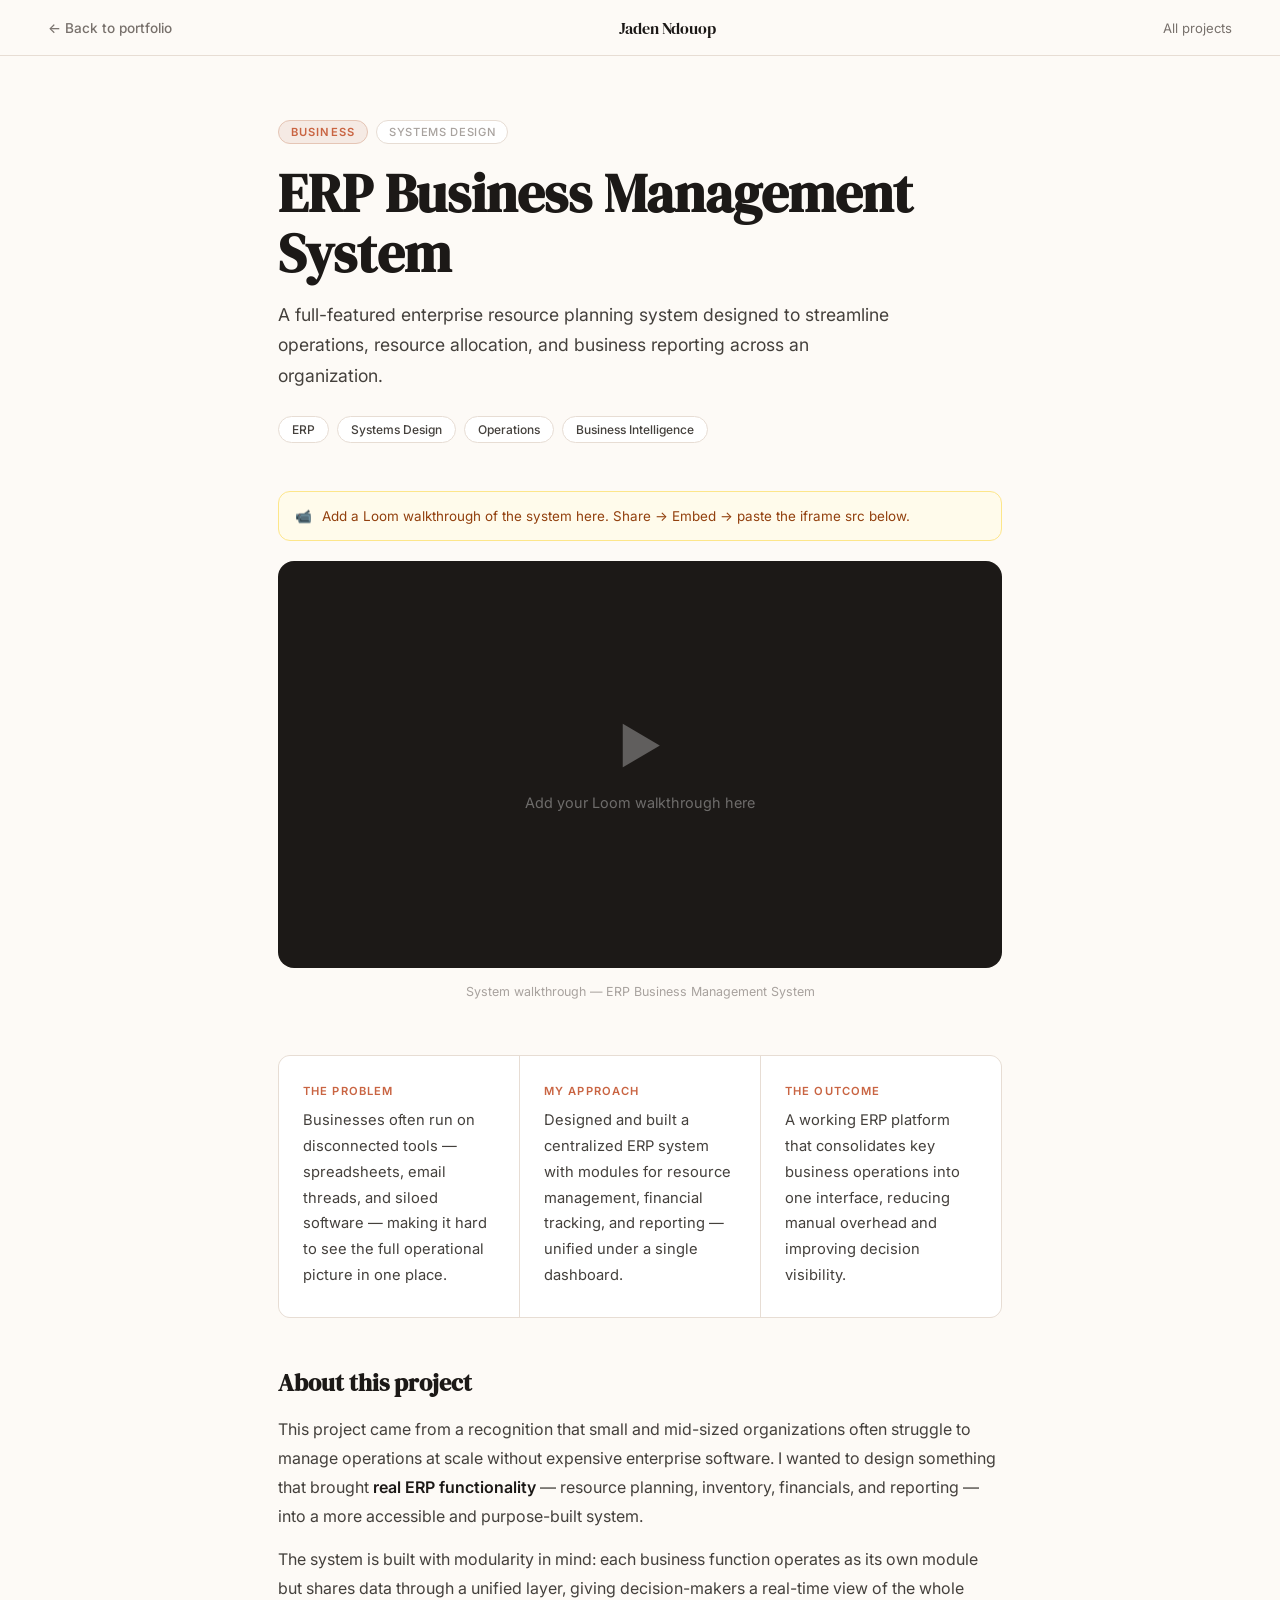
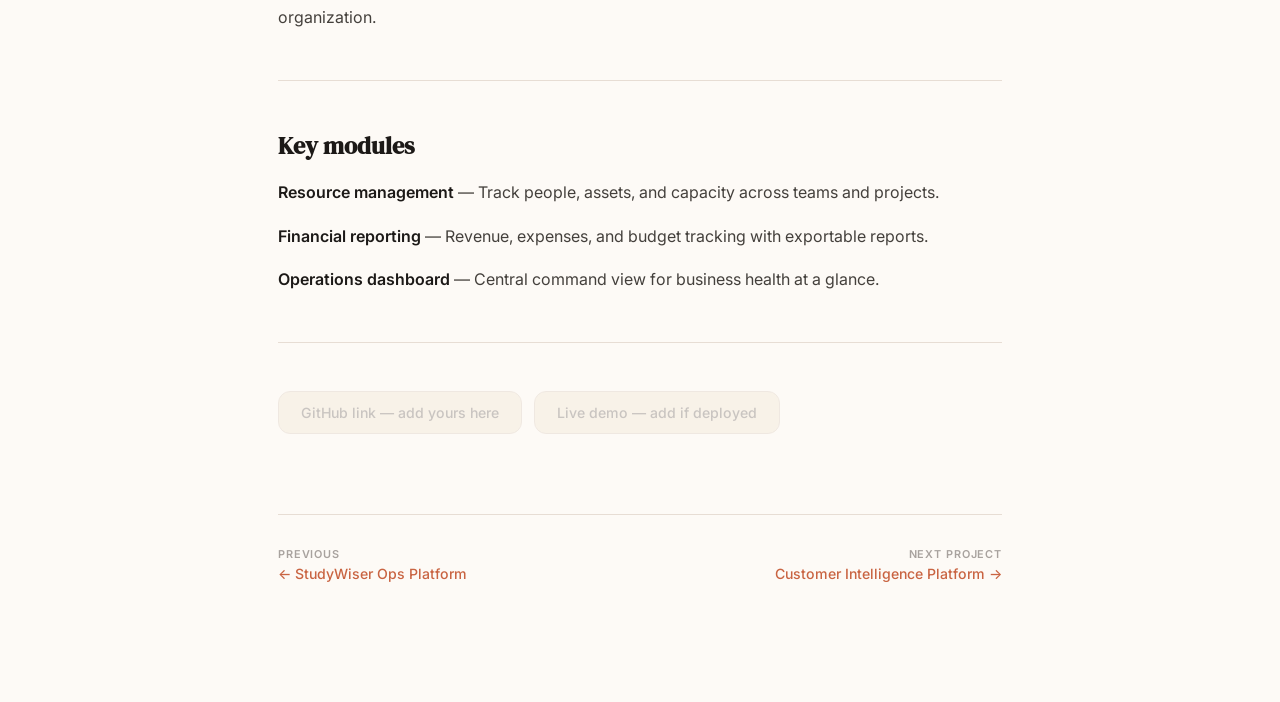
<file: projects/erp.html>
<!DOCTYPE html>
<html lang="en">
<head>
  <meta charset="UTF-8" /><meta name="viewport" content="width=device-width, initial-scale=1.0" />
  <title>ERP Business Management System — Jaden Ndouop</title>
  <link rel="icon" type="image/svg+xml" href="../favicon.svg" />
  <link rel="stylesheet" href="./project.css" />
</head>
<body>
<nav class="proj-nav">
  <a href="../index.html" class="proj-nav-back">← Back to portfolio</a>
  <a href="../index.html" class="proj-nav-logo">Jaden Ndouop</a>
  <a href="../index.html#projects" class="proj-nav-all">All projects</a>
</nav>

<div class="proj-page">
  <div class="proj-eyebrow">
    <span class="proj-cat">Business</span>
    <span class="proj-type">Systems Design</span>
  </div>
  <h1 class="proj-title">ERP Business Management System</h1>
  <p class="proj-summary">A full-featured enterprise resource planning system designed to streamline operations, resource allocation, and business reporting across an organization.</p>
  <div class="proj-tags">
    <span class="proj-tag">ERP</span>
    <span class="proj-tag">Systems Design</span>
    <span class="proj-tag">Operations</span>
    <span class="proj-tag">Business Intelligence</span>
  </div>

  <div class="placeholder-note">
    📹 <span>Add a Loom walkthrough of the system here. Share → Embed → paste the iframe src below.</span>
  </div>
  <div class="video-block">
    <div class="video-placeholder-icon">▶</div>
    <div class="video-placeholder-text">Add your Loom walkthrough here</div>
  </div>
  <p class="video-caption">System walkthrough — ERP Business Management System</p>

  <div class="overview-grid">
    <div class="overview-block">
      <h3>The Problem</h3>
      <p>Businesses often run on disconnected tools — spreadsheets, email threads, and siloed software — making it hard to see the full operational picture in one place.</p>
    </div>
    <div class="overview-block">
      <h3>My Approach</h3>
      <p>Designed and built a centralized ERP system with modules for resource management, financial tracking, and reporting — unified under a single dashboard.</p>
    </div>
    <div class="overview-block">
      <h3>The Outcome</h3>
      <p>A working ERP platform that consolidates key business operations into one interface, reducing manual overhead and improving decision visibility.</p>
    </div>
  </div>

  <div class="proj-section">
    <h2>About this project</h2>
    <p>This project came from a recognition that small and mid-sized organizations often struggle to manage operations at scale without expensive enterprise software. I wanted to design something that brought <strong>real ERP functionality</strong> — resource planning, inventory, financials, and reporting — into a more accessible and purpose-built system.</p>
    <p>The system is built with modularity in mind: each business function operates as its own module but shares data through a unified layer, giving decision-makers a real-time view of the whole organization.</p>
  </div>

  <hr class="proj-divider" />

  <div class="proj-section">
    <h2>Key modules</h2>
    <p><strong>Resource management</strong> — Track people, assets, and capacity across teams and projects.</p>
    <p><strong>Financial reporting</strong> — Revenue, expenses, and budget tracking with exportable reports.</p>
    <p><strong>Operations dashboard</strong> — Central command view for business health at a glance.</p>
  </div>

  <hr class="proj-divider" />

  <div class="proj-links">
    <span class="proj-link proj-link-disabled">GitHub link — add yours here</span>
    <span class="proj-link proj-link-disabled">Live demo — add if deployed</span>
  </div>

  <div class="proj-footer">
    <div>
      <div class="proj-footer-label">Previous</div>
      <a href="./studywiser-ops.html">← StudyWiser Ops Platform</a>
    </div>
    <div style="text-align:right">
      <div class="proj-footer-label">Next project</div>
      <a href="./customer-intelligence.html">Customer Intelligence Platform →</a>
    </div>
  </div>
</div>
</body>
</html>
</file>
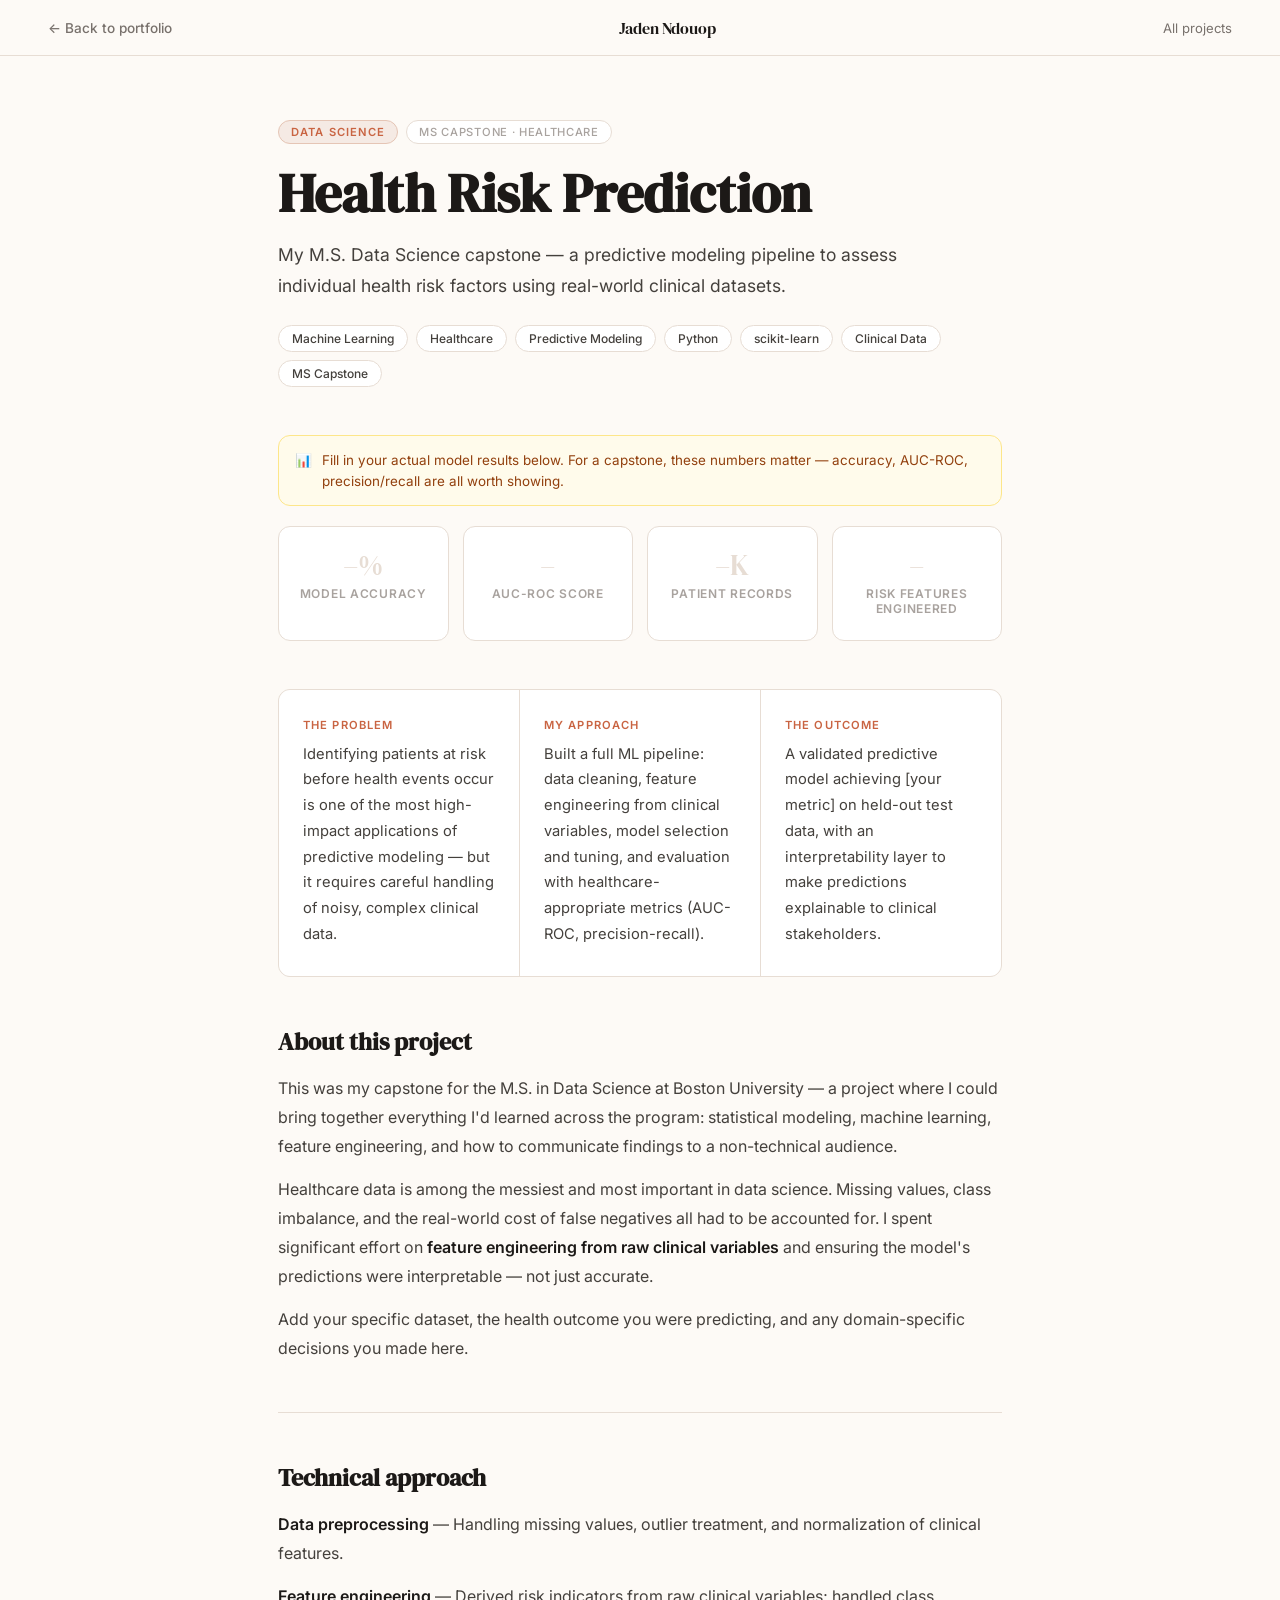
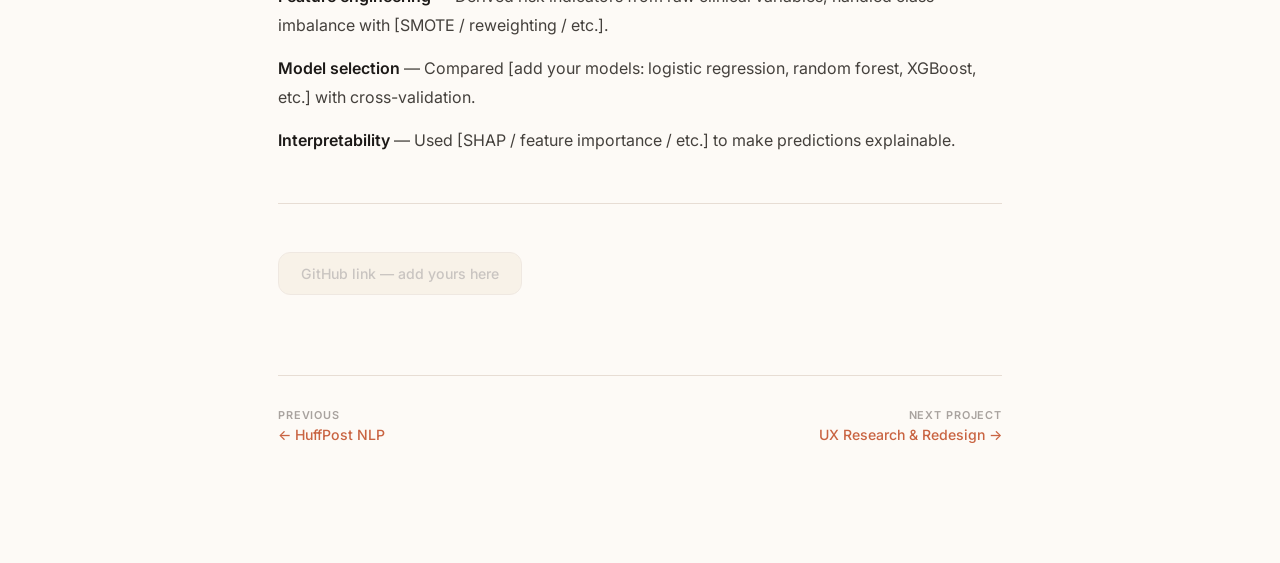
<file: projects/health-risk.html>
<!DOCTYPE html>
<html lang="en">
<head>
  <meta charset="UTF-8" /><meta name="viewport" content="width=device-width, initial-scale=1.0" />
  <title>Health Risk Prediction — Jaden Ndouop</title>
  <link rel="icon" type="image/svg+xml" href="../favicon.svg" />
  <link rel="stylesheet" href="./project.css" />
</head>
<body>
<nav class="proj-nav">
  <a href="../index.html" class="proj-nav-back">← Back to portfolio</a>
  <a href="../index.html" class="proj-nav-logo">Jaden Ndouop</a>
  <a href="../index.html#projects" class="proj-nav-all">All projects</a>
</nav>

<div class="proj-page">
  <div class="proj-eyebrow">
    <span class="proj-cat">Data Science</span>
    <span class="proj-type">MS Capstone · Healthcare</span>
  </div>
  <h1 class="proj-title">Health Risk Prediction</h1>
  <p class="proj-summary">My M.S. Data Science capstone — a predictive modeling pipeline to assess individual health risk factors using real-world clinical datasets.</p>
  <div class="proj-tags">
    <span class="proj-tag">Machine Learning</span>
    <span class="proj-tag">Healthcare</span>
    <span class="proj-tag">Predictive Modeling</span>
    <span class="proj-tag">Python</span>
    <span class="proj-tag">scikit-learn</span>
    <span class="proj-tag">Clinical Data</span>
    <span class="proj-tag">MS Capstone</span>
  </div>

  <div class="placeholder-note">
    📊 <span>Fill in your actual model results below. For a capstone, these numbers matter — accuracy, AUC-ROC, precision/recall are all worth showing.</span>
  </div>

  <div class="metrics-grid">
    <div class="metric-card metric-placeholder">
      <div class="metric-value">–%</div>
      <div class="metric-label">Model accuracy</div>
    </div>
    <div class="metric-card metric-placeholder">
      <div class="metric-value">–</div>
      <div class="metric-label">AUC-ROC score</div>
    </div>
    <div class="metric-card metric-placeholder">
      <div class="metric-value">–K</div>
      <div class="metric-label">Patient records</div>
    </div>
    <div class="metric-card metric-placeholder">
      <div class="metric-value">–</div>
      <div class="metric-label">Risk features engineered</div>
    </div>
  </div>

  <div class="overview-grid">
    <div class="overview-block">
      <h3>The Problem</h3>
      <p>Identifying patients at risk before health events occur is one of the most high-impact applications of predictive modeling — but it requires careful handling of noisy, complex clinical data.</p>
    </div>
    <div class="overview-block">
      <h3>My Approach</h3>
      <p>Built a full ML pipeline: data cleaning, feature engineering from clinical variables, model selection and tuning, and evaluation with healthcare-appropriate metrics (AUC-ROC, precision-recall).</p>
    </div>
    <div class="overview-block">
      <h3>The Outcome</h3>
      <p>A validated predictive model achieving [your metric] on held-out test data, with an interpretability layer to make predictions explainable to clinical stakeholders.</p>
    </div>
  </div>

  <div class="proj-section">
    <h2>About this project</h2>
    <p>This was my capstone for the M.S. in Data Science at Boston University — a project where I could bring together everything I'd learned across the program: statistical modeling, machine learning, feature engineering, and how to communicate findings to a non-technical audience.</p>
    <p>Healthcare data is among the messiest and most important in data science. Missing values, class imbalance, and the real-world cost of false negatives all had to be accounted for. I spent significant effort on <strong>feature engineering from raw clinical variables</strong> and ensuring the model's predictions were interpretable — not just accurate.</p>
    <p>Add your specific dataset, the health outcome you were predicting, and any domain-specific decisions you made here.</p>
  </div>

  <hr class="proj-divider" />

  <div class="proj-section">
    <h2>Technical approach</h2>
    <p><strong>Data preprocessing</strong> — Handling missing values, outlier treatment, and normalization of clinical features.</p>
    <p><strong>Feature engineering</strong> — Derived risk indicators from raw clinical variables; handled class imbalance with [SMOTE / reweighting / etc.].</p>
    <p><strong>Model selection</strong> — Compared [add your models: logistic regression, random forest, XGBoost, etc.] with cross-validation.</p>
    <p><strong>Interpretability</strong> — Used [SHAP / feature importance / etc.] to make predictions explainable.</p>
  </div>

  <hr class="proj-divider" />

  <div class="proj-links">
    <span class="proj-link proj-link-disabled">GitHub link — add yours here</span>
  </div>

  <div class="proj-footer">
    <div>
      <div class="proj-footer-label">Previous</div>
      <a href="./huffpost-nlp.html">← HuffPost NLP</a>
    </div>
    <div style="text-align:right">
      <div class="proj-footer-label">Next project</div>
      <a href="./ux-research.html">UX Research & Redesign →</a>
    </div>
  </div>
</div>
</body>
</html>
</file>
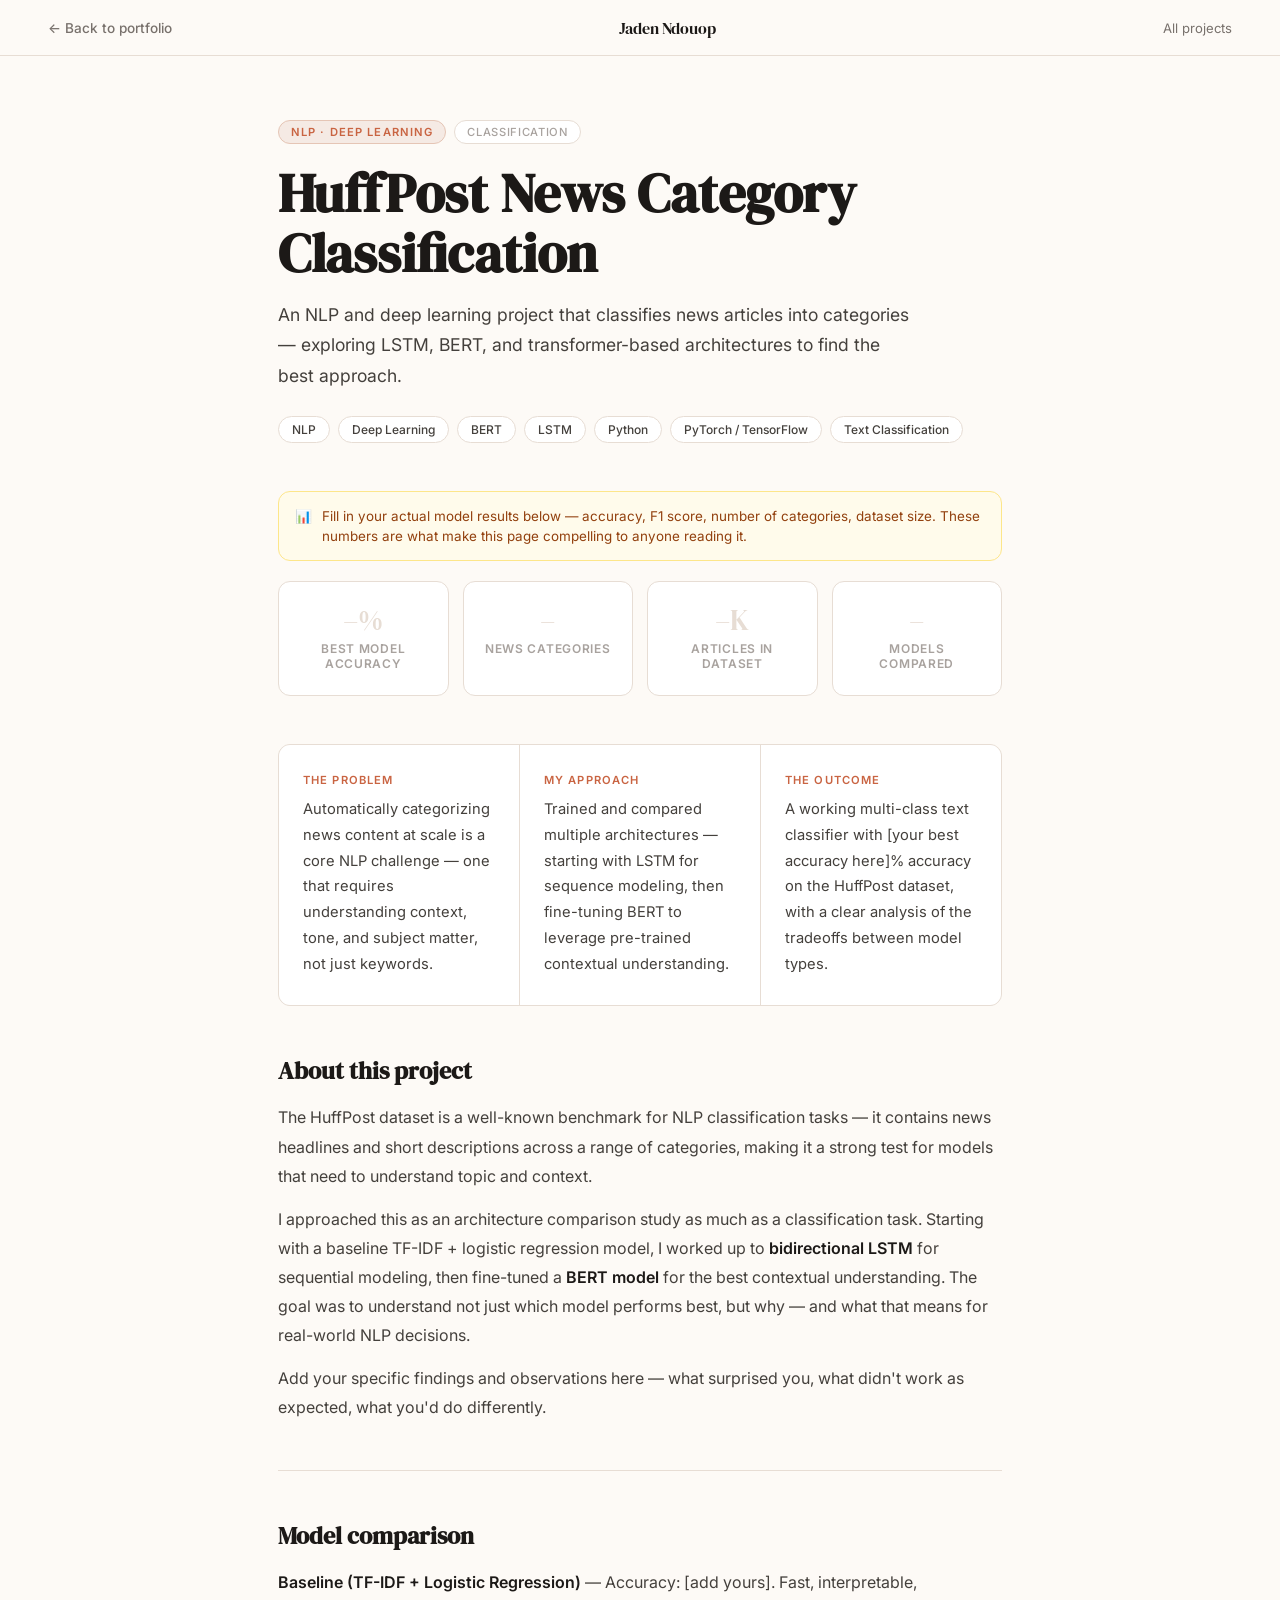
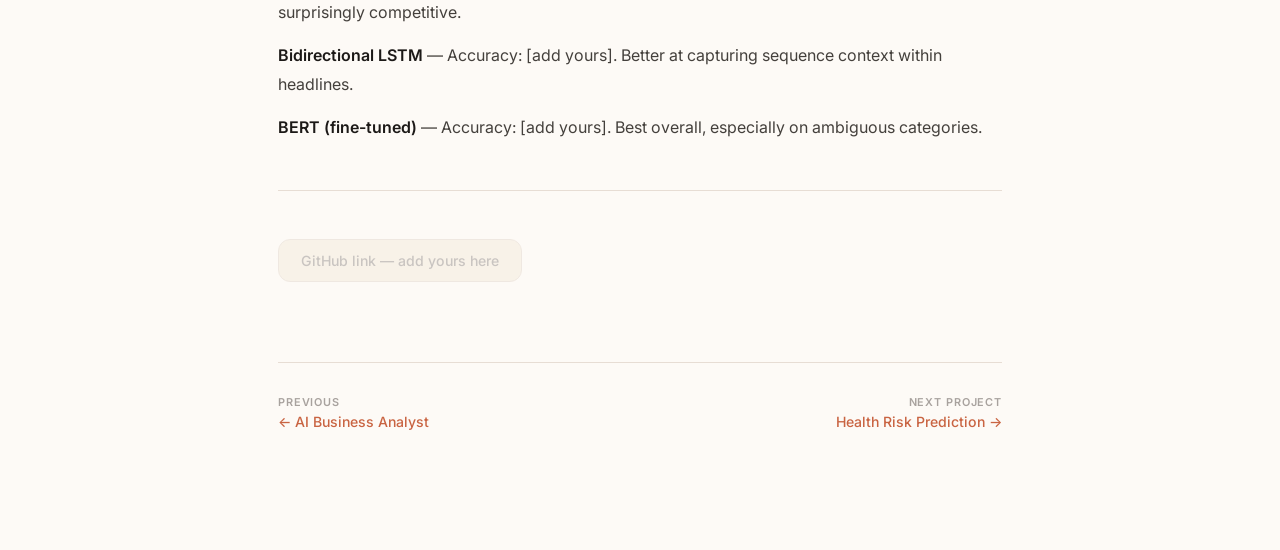
<file: projects/huffpost-nlp.html>
<!DOCTYPE html>
<html lang="en">
<head>
  <meta charset="UTF-8" /><meta name="viewport" content="width=device-width, initial-scale=1.0" />
  <title>HuffPost News Classification — Jaden Ndouop</title>
  <link rel="icon" type="image/svg+xml" href="../favicon.svg" />
  <link rel="stylesheet" href="./project.css" />
</head>
<body>
<nav class="proj-nav">
  <a href="../index.html" class="proj-nav-back">← Back to portfolio</a>
  <a href="../index.html" class="proj-nav-logo">Jaden Ndouop</a>
  <a href="../index.html#projects" class="proj-nav-all">All projects</a>
</nav>

<div class="proj-page">
  <div class="proj-eyebrow">
    <span class="proj-cat">NLP · Deep Learning</span>
    <span class="proj-type">Classification</span>
  </div>
  <h1 class="proj-title">HuffPost News Category Classification</h1>
  <p class="proj-summary">An NLP and deep learning project that classifies news articles into categories — exploring LSTM, BERT, and transformer-based architectures to find the best approach.</p>
  <div class="proj-tags">
    <span class="proj-tag">NLP</span>
    <span class="proj-tag">Deep Learning</span>
    <span class="proj-tag">BERT</span>
    <span class="proj-tag">LSTM</span>
    <span class="proj-tag">Python</span>
    <span class="proj-tag">PyTorch / TensorFlow</span>
    <span class="proj-tag">Text Classification</span>
  </div>

  <div class="placeholder-note">
    📊 <span>Fill in your actual model results below — accuracy, F1 score, number of categories, dataset size. These numbers are what make this page compelling to anyone reading it.</span>
  </div>

  <div class="metrics-grid">
    <div class="metric-card metric-placeholder">
      <div class="metric-value">–%</div>
      <div class="metric-label">Best model accuracy</div>
    </div>
    <div class="metric-card metric-placeholder">
      <div class="metric-value">–</div>
      <div class="metric-label">News categories</div>
    </div>
    <div class="metric-card metric-placeholder">
      <div class="metric-value">–K</div>
      <div class="metric-label">Articles in dataset</div>
    </div>
    <div class="metric-card metric-placeholder">
      <div class="metric-value">–</div>
      <div class="metric-label">Models compared</div>
    </div>
  </div>

  <div class="overview-grid">
    <div class="overview-block">
      <h3>The Problem</h3>
      <p>Automatically categorizing news content at scale is a core NLP challenge — one that requires understanding context, tone, and subject matter, not just keywords.</p>
    </div>
    <div class="overview-block">
      <h3>My Approach</h3>
      <p>Trained and compared multiple architectures — starting with LSTM for sequence modeling, then fine-tuning BERT to leverage pre-trained contextual understanding.</p>
    </div>
    <div class="overview-block">
      <h3>The Outcome</h3>
      <p>A working multi-class text classifier with [your best accuracy here]% accuracy on the HuffPost dataset, with a clear analysis of the tradeoffs between model types.</p>
    </div>
  </div>

  <div class="proj-section">
    <h2>About this project</h2>
    <p>The HuffPost dataset is a well-known benchmark for NLP classification tasks — it contains news headlines and short descriptions across a range of categories, making it a strong test for models that need to understand topic and context.</p>
    <p>I approached this as an architecture comparison study as much as a classification task. Starting with a baseline TF-IDF + logistic regression model, I worked up to <strong>bidirectional LSTM</strong> for sequential modeling, then fine-tuned a <strong>BERT model</strong> for the best contextual understanding. The goal was to understand not just which model performs best, but why — and what that means for real-world NLP decisions.</p>
    <p>Add your specific findings and observations here — what surprised you, what didn't work as expected, what you'd do differently.</p>
  </div>

  <hr class="proj-divider" />

  <div class="proj-section">
    <h2>Model comparison</h2>
    <p><strong>Baseline (TF-IDF + Logistic Regression)</strong> — Accuracy: [add yours]. Fast, interpretable, surprisingly competitive.</p>
    <p><strong>Bidirectional LSTM</strong> — Accuracy: [add yours]. Better at capturing sequence context within headlines.</p>
    <p><strong>BERT (fine-tuned)</strong> — Accuracy: [add yours]. Best overall, especially on ambiguous categories.</p>
  </div>

  <hr class="proj-divider" />

  <div class="proj-links">
    <span class="proj-link proj-link-disabled">GitHub link — add yours here</span>
  </div>

  <div class="proj-footer">
    <div>
      <div class="proj-footer-label">Previous</div>
      <a href="./ai-analyst.html">← AI Business Analyst</a>
    </div>
    <div style="text-align:right">
      <div class="proj-footer-label">Next project</div>
      <a href="./health-risk.html">Health Risk Prediction →</a>
    </div>
  </div>
</div>
</body>
</html>
</file>
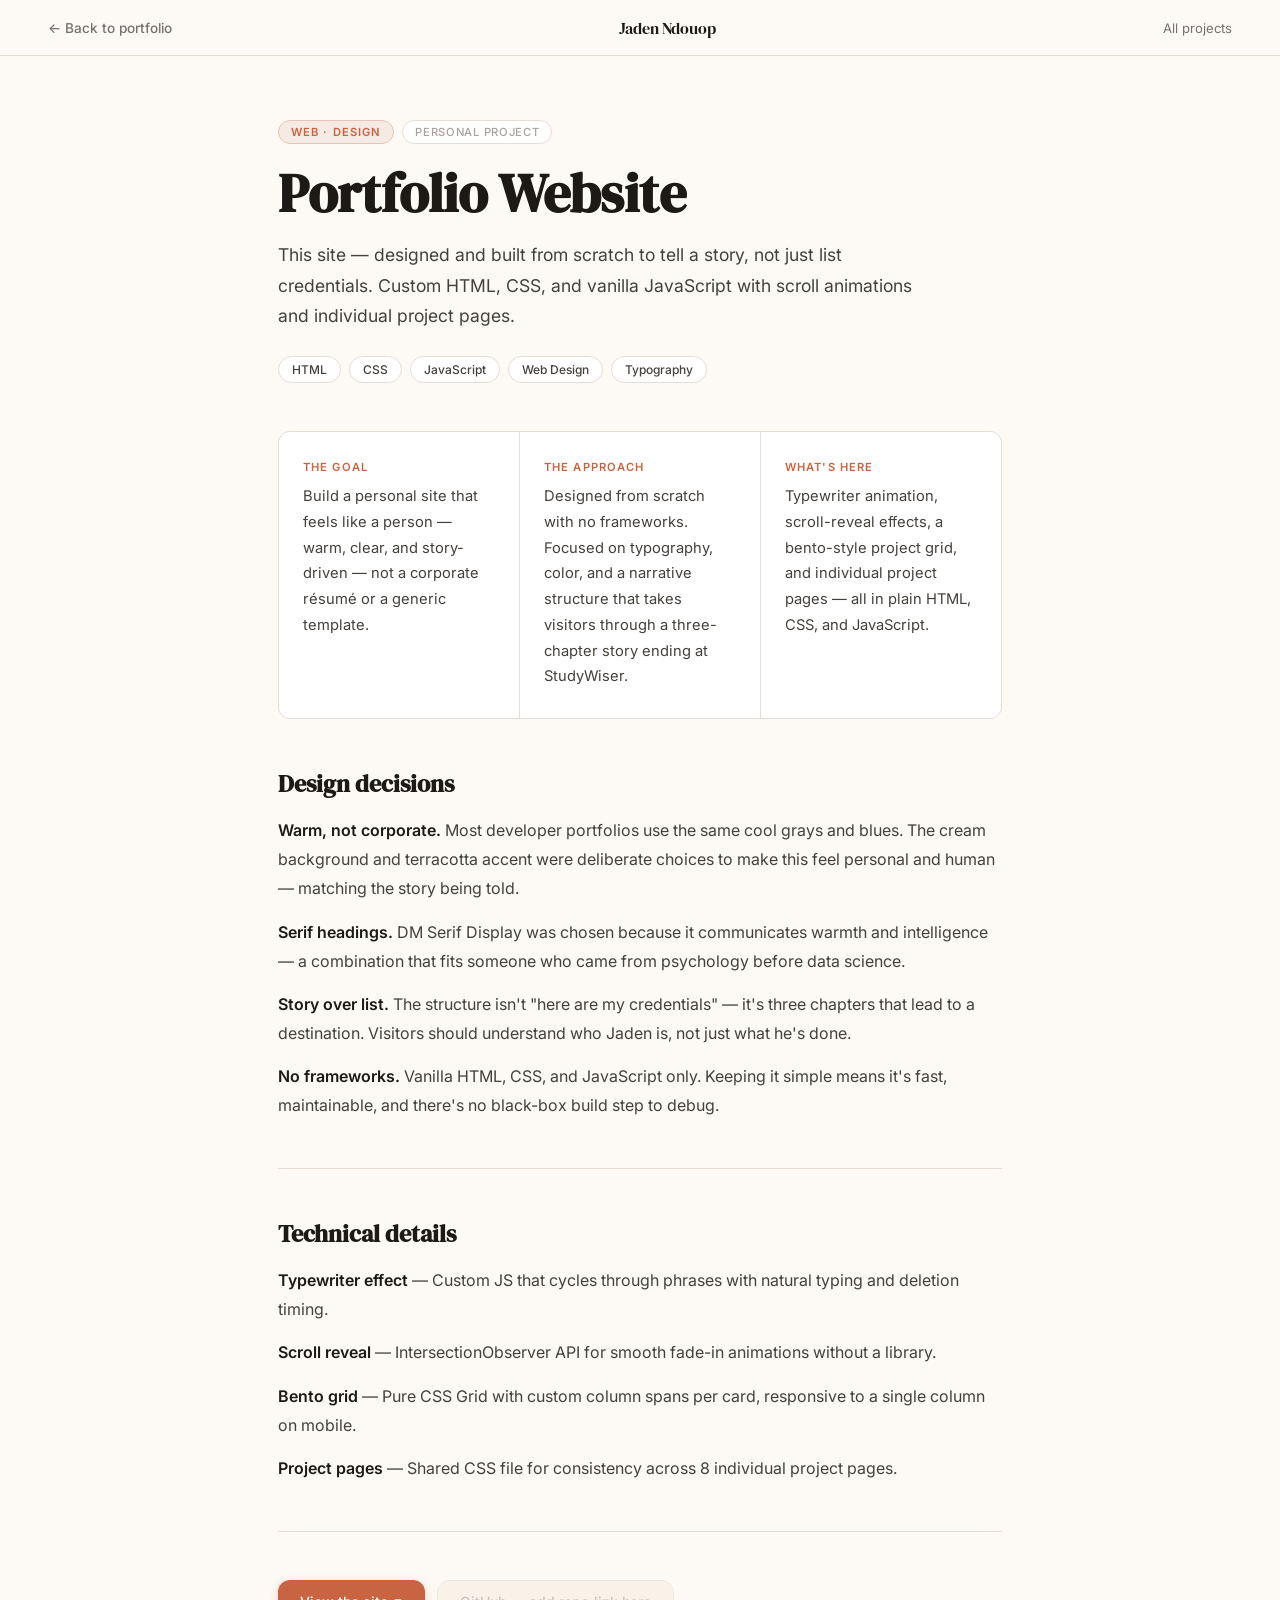
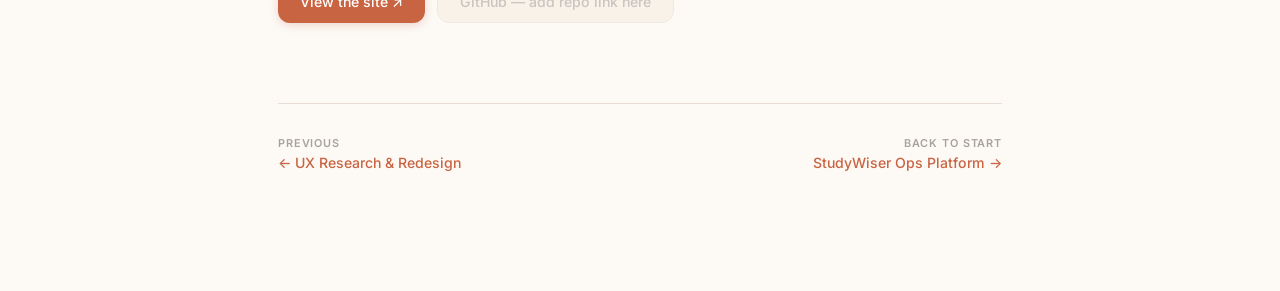
<file: projects/portfolio.html>
<!DOCTYPE html>
<html lang="en">
<head>
  <meta charset="UTF-8" /><meta name="viewport" content="width=device-width, initial-scale=1.0" />
  <title>Portfolio Website — Jaden Ndouop</title>
  <link rel="icon" type="image/svg+xml" href="../favicon.svg" />
  <link rel="stylesheet" href="./project.css" />
</head>
<body>
<nav class="proj-nav">
  <a href="../index.html" class="proj-nav-back">← Back to portfolio</a>
  <a href="../index.html" class="proj-nav-logo">Jaden Ndouop</a>
  <a href="../index.html#projects" class="proj-nav-all">All projects</a>
</nav>

<div class="proj-page">
  <div class="proj-eyebrow">
    <span class="proj-cat">Web · Design</span>
    <span class="proj-type">Personal Project</span>
  </div>
  <h1 class="proj-title">Portfolio Website</h1>
  <p class="proj-summary">This site — designed and built from scratch to tell a story, not just list credentials. Custom HTML, CSS, and vanilla JavaScript with scroll animations and individual project pages.</p>
  <div class="proj-tags">
    <span class="proj-tag">HTML</span>
    <span class="proj-tag">CSS</span>
    <span class="proj-tag">JavaScript</span>
    <span class="proj-tag">Web Design</span>
    <span class="proj-tag">Typography</span>
  </div>

  <div class="overview-grid">
    <div class="overview-block">
      <h3>The Goal</h3>
      <p>Build a personal site that feels like a person — warm, clear, and story-driven — not a corporate résumé or a generic template.</p>
    </div>
    <div class="overview-block">
      <h3>The Approach</h3>
      <p>Designed from scratch with no frameworks. Focused on typography, color, and a narrative structure that takes visitors through a three-chapter story ending at StudyWiser.</p>
    </div>
    <div class="overview-block">
      <h3>What's Here</h3>
      <p>Typewriter animation, scroll-reveal effects, a bento-style project grid, and individual project pages — all in plain HTML, CSS, and JavaScript.</p>
    </div>
  </div>

  <div class="proj-section">
    <h2>Design decisions</h2>
    <p><strong>Warm, not corporate.</strong> Most developer portfolios use the same cool grays and blues. The cream background and terracotta accent were deliberate choices to make this feel personal and human — matching the story being told.</p>
    <p><strong>Serif headings.</strong> DM Serif Display was chosen because it communicates warmth and intelligence — a combination that fits someone who came from psychology before data science.</p>
    <p><strong>Story over list.</strong> The structure isn't "here are my credentials" — it's three chapters that lead to a destination. Visitors should understand who Jaden is, not just what he's done.</p>
    <p><strong>No frameworks.</strong> Vanilla HTML, CSS, and JavaScript only. Keeping it simple means it's fast, maintainable, and there's no black-box build step to debug.</p>
  </div>

  <hr class="proj-divider" />

  <div class="proj-section">
    <h2>Technical details</h2>
    <p><strong>Typewriter effect</strong> — Custom JS that cycles through phrases with natural typing and deletion timing.</p>
    <p><strong>Scroll reveal</strong> — IntersectionObserver API for smooth fade-in animations without a library.</p>
    <p><strong>Bento grid</strong> — Pure CSS Grid with custom column spans per card, responsive to a single column on mobile.</p>
    <p><strong>Project pages</strong> — Shared CSS file for consistency across 8 individual project pages.</p>
  </div>

  <hr class="proj-divider" />

  <div class="proj-links">
    <a href="../index.html" class="proj-link proj-link-primary">View the site ↗</a>
    <span class="proj-link proj-link-disabled">GitHub — add repo link here</span>
  </div>

  <div class="proj-footer">
    <div>
      <div class="proj-footer-label">Previous</div>
      <a href="./ux-research.html">← UX Research & Redesign</a>
    </div>
    <div style="text-align:right">
      <div class="proj-footer-label">Back to start</div>
      <a href="./studywiser-ops.html">StudyWiser Ops Platform →</a>
    </div>
  </div>
</div>
</body>
</html>
</file>
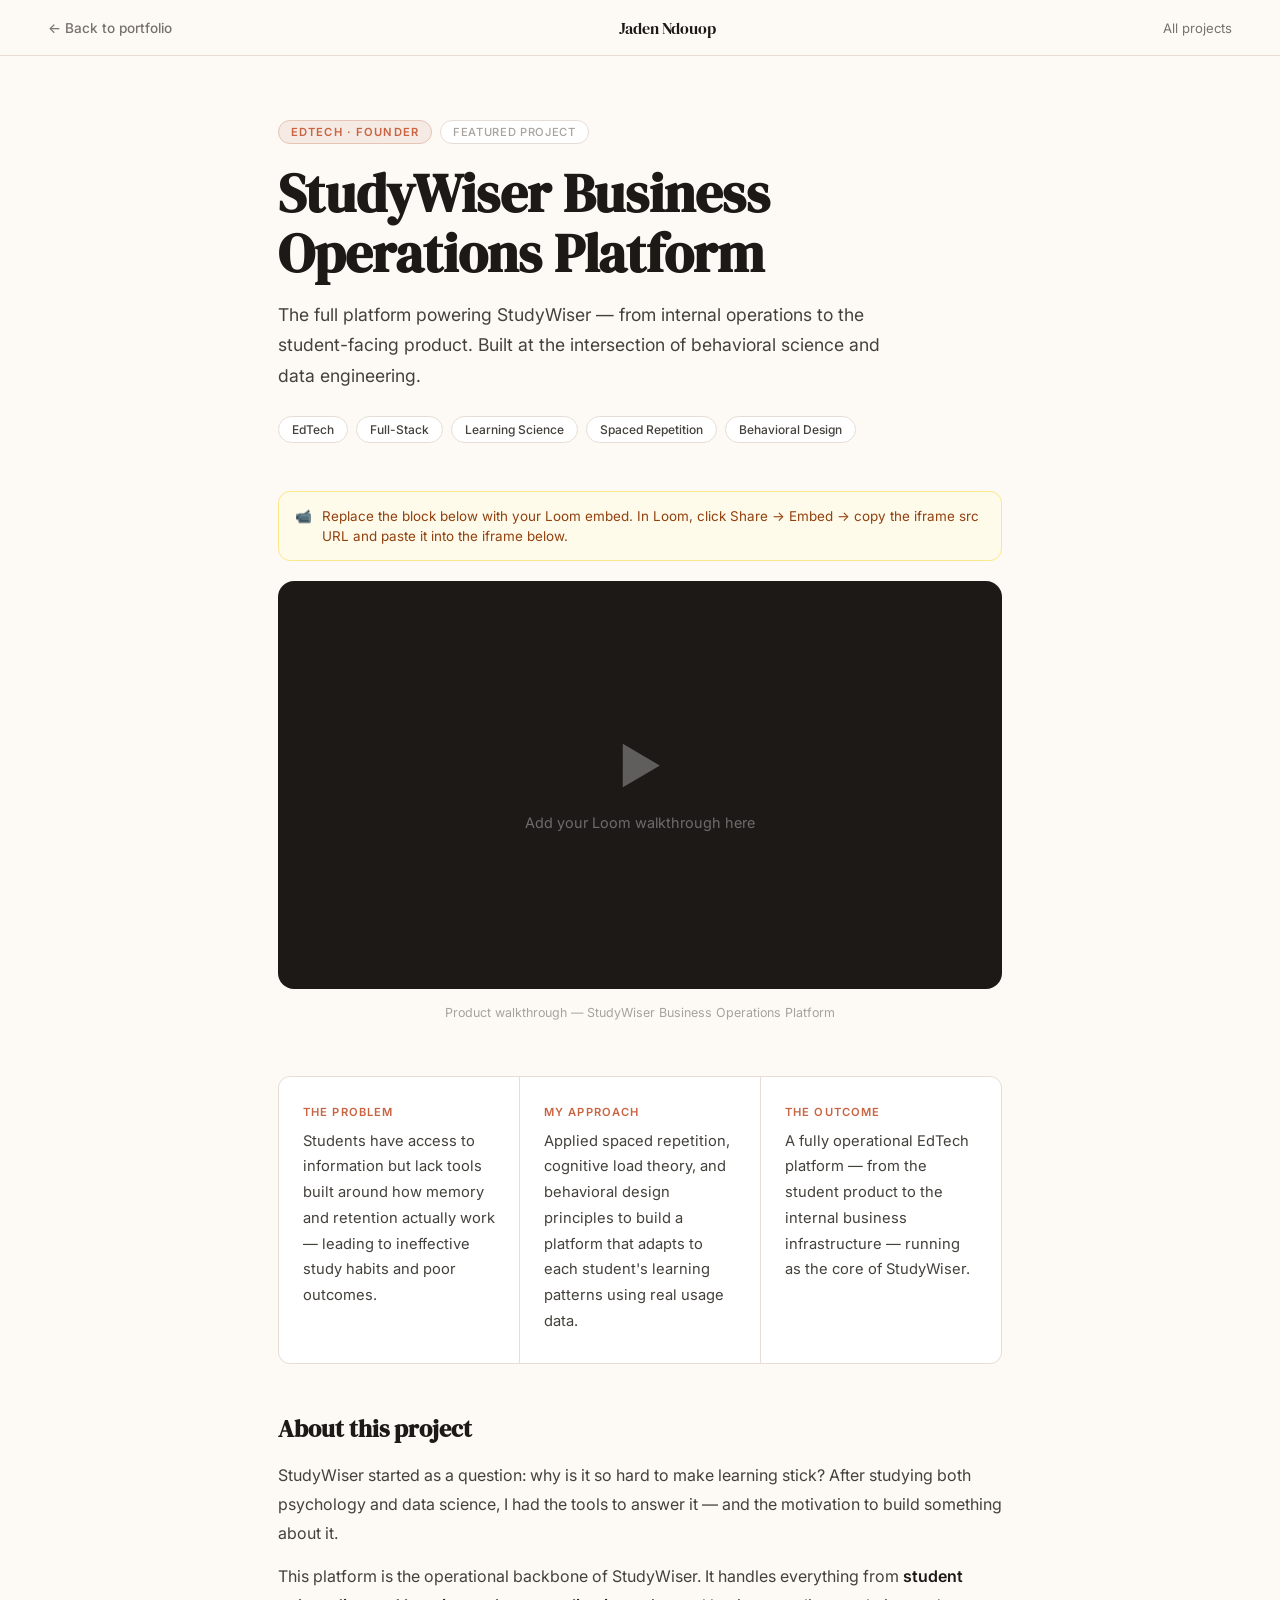
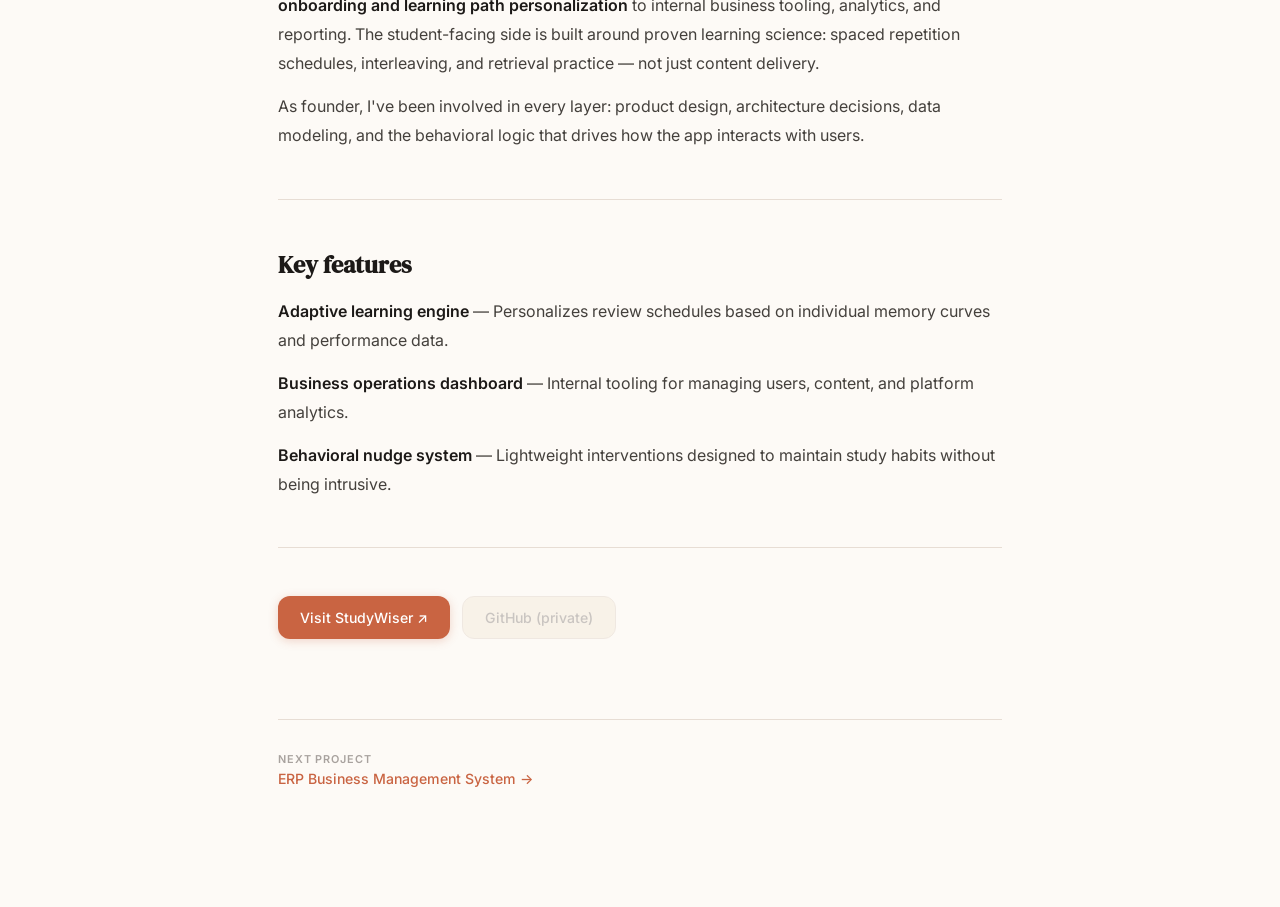
<file: projects/studywiser-ops.html>
<!DOCTYPE html>
<html lang="en">
<head>
  <meta charset="UTF-8" /><meta name="viewport" content="width=device-width, initial-scale=1.0" />
  <title>StudyWiser Business Operations Platform — Jaden Ndouop</title>
  <link rel="icon" type="image/svg+xml" href="../favicon.svg" />
  <link rel="stylesheet" href="./project.css" />
</head>
<body>
<nav class="proj-nav">
  <a href="../index.html" class="proj-nav-back">← Back to portfolio</a>
  <a href="../index.html" class="proj-nav-logo">Jaden Ndouop</a>
  <a href="../index.html#projects" class="proj-nav-all">All projects</a>
</nav>

<div class="proj-page">
  <div class="proj-eyebrow">
    <span class="proj-cat">EdTech · Founder</span>
    <span class="proj-type">Featured Project</span>
  </div>
  <h1 class="proj-title">StudyWiser Business Operations Platform</h1>
  <p class="proj-summary">The full platform powering StudyWiser — from internal operations to the student-facing product. Built at the intersection of behavioral science and data engineering.</p>
  <div class="proj-tags">
    <span class="proj-tag">EdTech</span>
    <span class="proj-tag">Full-Stack</span>
    <span class="proj-tag">Learning Science</span>
    <span class="proj-tag">Spaced Repetition</span>
    <span class="proj-tag">Behavioral Design</span>
  </div>

  <!-- VIDEO — replace src with your Loom embed URL -->
  <div class="placeholder-note">
    📹 <span>Replace the block below with your Loom embed. In Loom, click Share → Embed → copy the iframe src URL and paste it into the iframe below.</span>
  </div>
  <div class="video-block has-embed">
    <!-- PASTE YOUR LOOM IFRAME HERE, e.g.:
    <iframe src="https://www.loom.com/embed/YOUR_VIDEO_ID" allowfullscreen></iframe>
    -->
    <div class="video-placeholder-icon">▶</div>
    <div class="video-placeholder-text">Add your Loom walkthrough here</div>
  </div>
  <p class="video-caption">Product walkthrough — StudyWiser Business Operations Platform</p>

  <div class="overview-grid">
    <div class="overview-block">
      <h3>The Problem</h3>
      <p>Students have access to information but lack tools built around how memory and retention actually work — leading to ineffective study habits and poor outcomes.</p>
    </div>
    <div class="overview-block">
      <h3>My Approach</h3>
      <p>Applied spaced repetition, cognitive load theory, and behavioral design principles to build a platform that adapts to each student's learning patterns using real usage data.</p>
    </div>
    <div class="overview-block">
      <h3>The Outcome</h3>
      <p>A fully operational EdTech platform — from the student product to the internal business infrastructure — running as the core of StudyWiser.</p>
    </div>
  </div>

  <div class="proj-section">
    <h2>About this project</h2>
    <p>StudyWiser started as a question: why is it so hard to make learning stick? After studying both psychology and data science, I had the tools to answer it — and the motivation to build something about it.</p>
    <p>This platform is the operational backbone of StudyWiser. It handles everything from <strong>student onboarding and learning path personalization</strong> to internal business tooling, analytics, and reporting. The student-facing side is built around proven learning science: spaced repetition schedules, interleaving, and retrieval practice — not just content delivery.</p>
    <p>As founder, I've been involved in every layer: product design, architecture decisions, data modeling, and the behavioral logic that drives how the app interacts with users.</p>
  </div>

  <hr class="proj-divider" />

  <div class="proj-section">
    <h2>Key features</h2>
    <p><strong>Adaptive learning engine</strong> — Personalizes review schedules based on individual memory curves and performance data.</p>
    <p><strong>Business operations dashboard</strong> — Internal tooling for managing users, content, and platform analytics.</p>
    <p><strong>Behavioral nudge system</strong> — Lightweight interventions designed to maintain study habits without being intrusive.</p>
  </div>

  <hr class="proj-divider" />

  <div class="proj-links">
    <a href="https://studywiser.org" target="_blank" class="proj-link proj-link-primary">Visit StudyWiser ↗</a>
    <span class="proj-link proj-link-disabled">GitHub (private)</span>
  </div>

  <div class="proj-footer">
    <div>
      <div class="proj-footer-label">Next project</div>
      <a href="./erp.html">ERP Business Management System →</a>
    </div>
  </div>
</div>
</body>
</html>
</file>
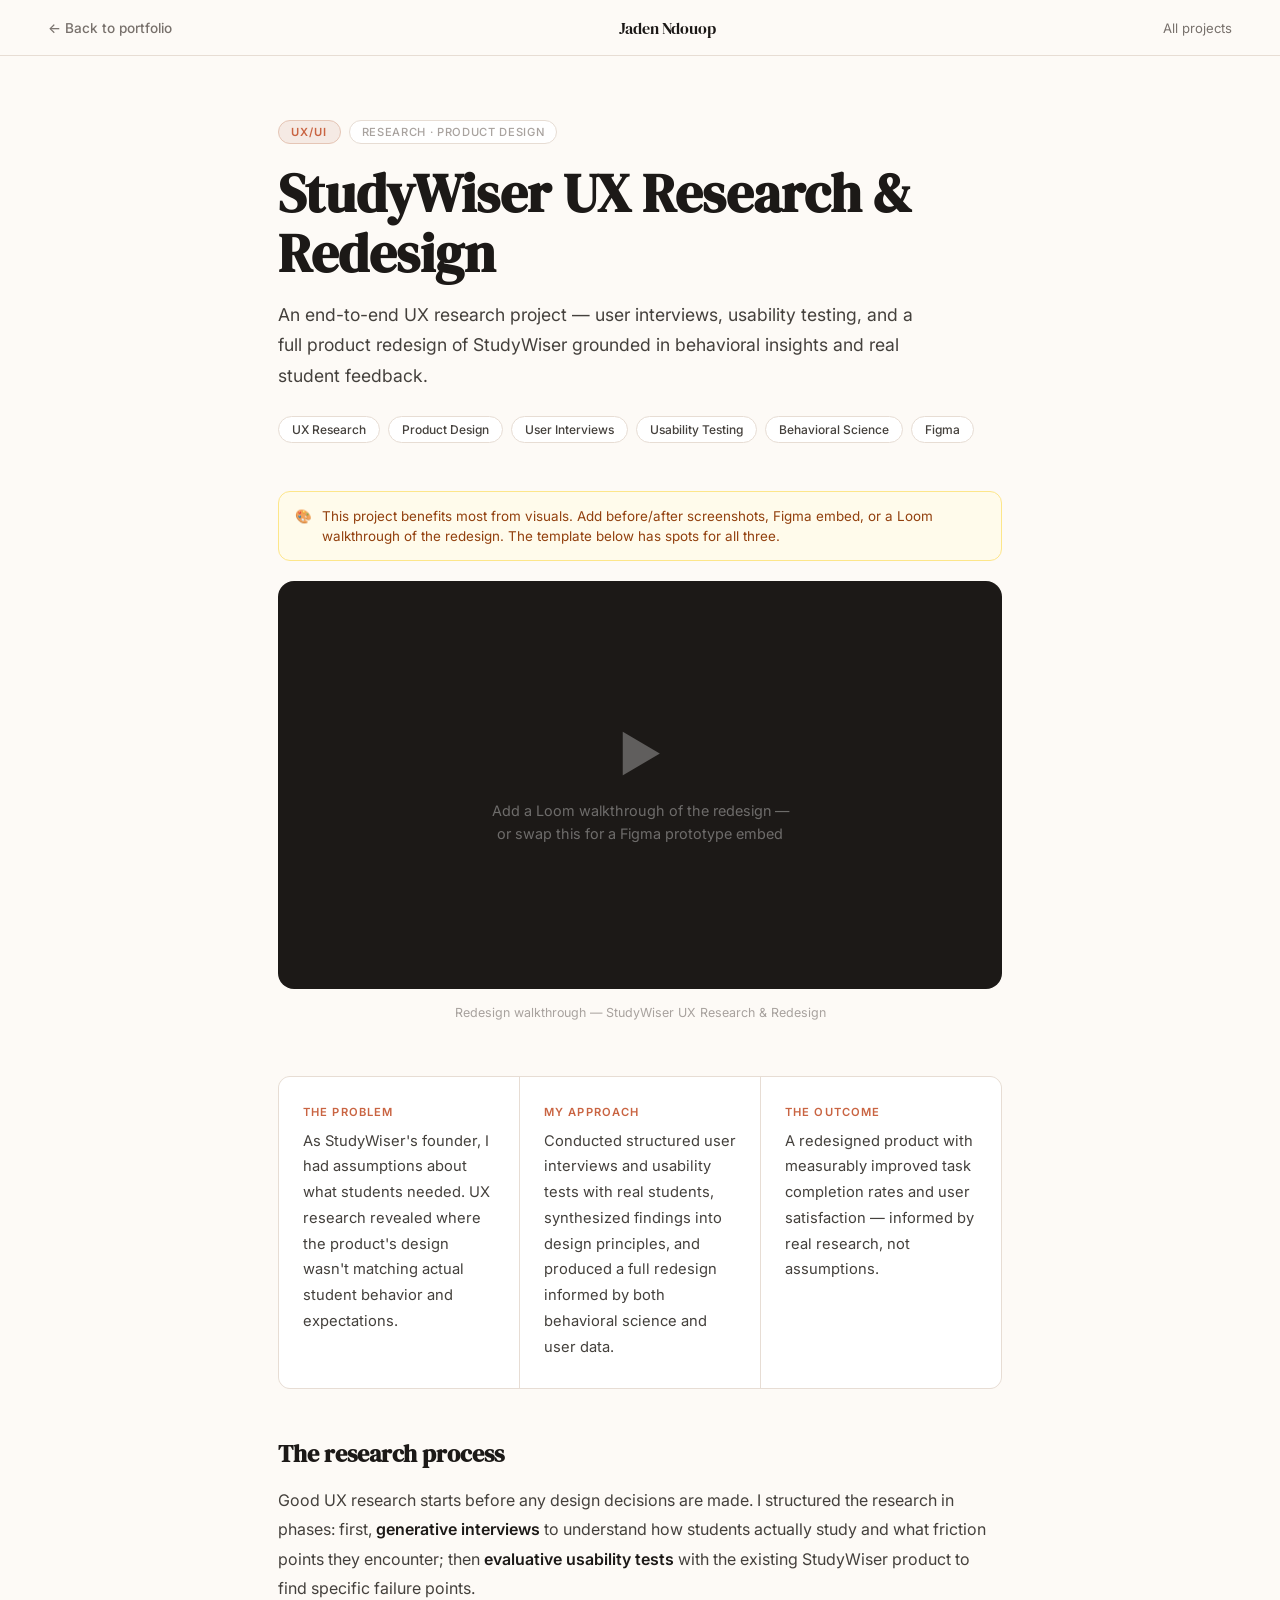
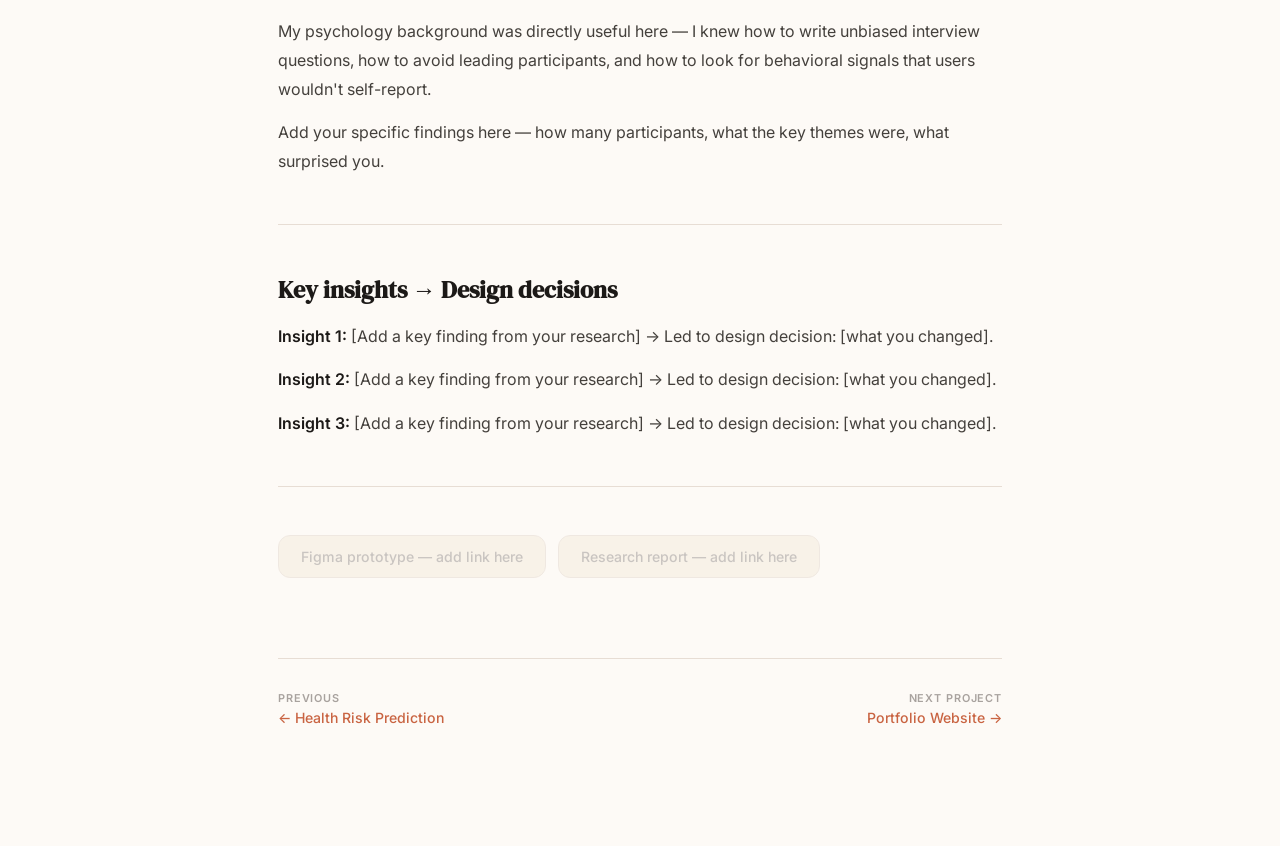
<file: projects/ux-research.html>
<!DOCTYPE html>
<html lang="en">
<head>
  <meta charset="UTF-8" /><meta name="viewport" content="width=device-width, initial-scale=1.0" />
  <title>StudyWiser UX Research & Redesign — Jaden Ndouop</title>
  <link rel="icon" type="image/svg+xml" href="../favicon.svg" />
  <link rel="stylesheet" href="./project.css" />
</head>
<body>
<nav class="proj-nav">
  <a href="../index.html" class="proj-nav-back">← Back to portfolio</a>
  <a href="../index.html" class="proj-nav-logo">Jaden Ndouop</a>
  <a href="../index.html#projects" class="proj-nav-all">All projects</a>
</nav>

<div class="proj-page">
  <div class="proj-eyebrow">
    <span class="proj-cat">UX/UI</span>
    <span class="proj-type">Research · Product Design</span>
  </div>
  <h1 class="proj-title">StudyWiser UX Research & Redesign</h1>
  <p class="proj-summary">An end-to-end UX research project — user interviews, usability testing, and a full product redesign of StudyWiser grounded in behavioral insights and real student feedback.</p>
  <div class="proj-tags">
    <span class="proj-tag">UX Research</span>
    <span class="proj-tag">Product Design</span>
    <span class="proj-tag">User Interviews</span>
    <span class="proj-tag">Usability Testing</span>
    <span class="proj-tag">Behavioral Science</span>
    <span class="proj-tag">Figma</span>
  </div>

  <div class="placeholder-note">
    🎨 <span>This project benefits most from visuals. Add before/after screenshots, Figma embed, or a Loom walkthrough of the redesign. The template below has spots for all three.</span>
  </div>

  <div class="video-block">
    <div class="video-placeholder-icon">▶</div>
    <div class="video-placeholder-text">Add a Loom walkthrough of the redesign — or swap this for a Figma prototype embed</div>
  </div>
  <p class="video-caption">Redesign walkthrough — StudyWiser UX Research & Redesign</p>

  <div class="overview-grid">
    <div class="overview-block">
      <h3>The Problem</h3>
      <p>As StudyWiser's founder, I had assumptions about what students needed. UX research revealed where the product's design wasn't matching actual student behavior and expectations.</p>
    </div>
    <div class="overview-block">
      <h3>My Approach</h3>
      <p>Conducted structured user interviews and usability tests with real students, synthesized findings into design principles, and produced a full redesign informed by both behavioral science and user data.</p>
    </div>
    <div class="overview-block">
      <h3>The Outcome</h3>
      <p>A redesigned product with measurably improved task completion rates and user satisfaction — informed by real research, not assumptions.</p>
    </div>
  </div>

  <div class="proj-section">
    <h2>The research process</h2>
    <p>Good UX research starts before any design decisions are made. I structured the research in phases: first, <strong>generative interviews</strong> to understand how students actually study and what friction points they encounter; then <strong>evaluative usability tests</strong> with the existing StudyWiser product to find specific failure points.</p>
    <p>My psychology background was directly useful here — I knew how to write unbiased interview questions, how to avoid leading participants, and how to look for behavioral signals that users wouldn't self-report.</p>
    <p>Add your specific findings here — how many participants, what the key themes were, what surprised you.</p>
  </div>

  <hr class="proj-divider" />

  <div class="proj-section">
    <h2>Key insights → Design decisions</h2>
    <p><strong>Insight 1:</strong> [Add a key finding from your research] → Led to design decision: [what you changed].</p>
    <p><strong>Insight 2:</strong> [Add a key finding from your research] → Led to design decision: [what you changed].</p>
    <p><strong>Insight 3:</strong> [Add a key finding from your research] → Led to design decision: [what you changed].</p>
  </div>

  <hr class="proj-divider" />

  <div class="proj-links">
    <span class="proj-link proj-link-disabled">Figma prototype — add link here</span>
    <span class="proj-link proj-link-disabled">Research report — add link here</span>
  </div>

  <div class="proj-footer">
    <div>
      <div class="proj-footer-label">Previous</div>
      <a href="./health-risk.html">← Health Risk Prediction</a>
    </div>
    <div style="text-align:right">
      <div class="proj-footer-label">Next project</div>
      <a href="./portfolio.html">Portfolio Website →</a>
    </div>
  </div>
</div>
</body>
</html>
</file>
<file: projects/project.css>
/* Shared styles for all project pages */
@import url('https://fonts.googleapis.com/css2?family=DM+Serif+Display:ital@0;1&family=Inter:wght@300;400;500;600&display=swap');

:root {
  --cream:        #FDFAF6;
  --cream-mid:    #F5EDE0;
  --terra:        #C96442;
  --terra-soft:   #F5EAE4;
  --terra-border: #E5C5B5;
  --brown-mid:    #78716C;
  --brown-light:  #A8A29E;
  --border:       #E7DDD4;
  --text:         #1C1917;
  --text-soft:    #44403C;
  --surface:      #FFFFFF;
  --r:            12px;
}

*, *::before, *::after { box-sizing: border-box; margin: 0; padding: 0; }
html { scroll-behavior: smooth; }
body {
  font-family: 'Inter', system-ui, sans-serif;
  background: var(--cream);
  color: var(--text);
  -webkit-font-smoothing: antialiased;
}

/* ── Nav ── */
.proj-nav {
  position: sticky; top: 0; z-index: 50;
  height: 56px;
  display: flex; align-items: center; justify-content: space-between;
  padding: 0 48px;
  background: rgba(253,250,246,0.92);
  backdrop-filter: blur(14px);
  border-bottom: 1px solid var(--border);
}
.proj-nav-back {
  display: flex; align-items: center; gap: 8px;
  font-size: 0.85rem; font-weight: 500; color: var(--brown-mid);
  text-decoration: none; transition: color .2s;
}
.proj-nav-back:hover { color: var(--terra); }
.proj-nav-logo {
  font-family: 'DM Serif Display', serif;
  font-size: 1rem; color: var(--text);
  text-decoration: none;
}
.proj-nav-all {
  font-size: 0.82rem; color: var(--brown-mid);
  text-decoration: none; transition: color .2s;
}
.proj-nav-all:hover { color: var(--terra); }

/* ── Page layout ── */
.proj-page { max-width: 820px; margin: 0 auto; padding: 64px 48px 120px; }

/* ── Header ── */
.proj-eyebrow {
  display: flex; align-items: center; gap: 8px;
  margin-bottom: 20px; flex-wrap: wrap;
}
.proj-cat {
  font-size: 0.7rem; font-weight: 600; letter-spacing: .1em;
  text-transform: uppercase; color: var(--terra);
  background: var(--terra-soft); border: 1px solid var(--terra-border);
  padding: 4px 12px; border-radius: 999px;
}
.proj-type {
  font-size: 0.7rem; font-weight: 500; letter-spacing: .06em;
  text-transform: uppercase; color: var(--brown-light);
  background: var(--surface); border: 1px solid var(--border);
  padding: 4px 12px; border-radius: 999px;
}
.proj-title {
  font-family: 'DM Serif Display', serif;
  font-size: clamp(2rem, 5vw, 3.4rem);
  line-height: 1.1; color: var(--text);
  margin-bottom: 16px;
}
.proj-summary {
  font-size: 1.1rem; line-height: 1.75;
  color: var(--text-soft); margin-bottom: 24px;
  max-width: 640px;
}
.proj-tags { display: flex; flex-wrap: wrap; gap: 8px; margin-bottom: 48px; }
.proj-tag {
  font-size: 0.75rem; font-weight: 500;
  padding: 5px 13px; border-radius: 999px;
  background: var(--surface); border: 1px solid var(--border);
  color: var(--text-soft);
}

/* ── Divider ── */
.proj-divider { border: none; border-top: 1px solid var(--border); margin: 48px 0; }

/* ── Video placeholder ── */
.video-block {
  background: var(--text);
  border-radius: 16px;
  overflow: hidden;
  margin-bottom: 56px;
  aspect-ratio: 16/9;
  display: flex; flex-direction: column;
  align-items: center; justify-content: center;
  gap: 16px; color: rgba(255,255,255,0.6);
  position: relative;
}
.video-block.has-embed { padding: 0; }
.video-block iframe {
  position: absolute; inset: 0;
  width: 100%; height: 100%; border: none;
}
.video-placeholder-icon { font-size: 3rem; opacity: .5; }
.video-placeholder-text {
  font-size: 0.9rem; text-align: center; line-height: 1.6;
  max-width: 300px; opacity: .6;
}
.video-caption {
  font-size: 0.78rem; color: var(--brown-light);
  text-align: center; margin-top: -40px; margin-bottom: 56px;
}

/* ── Overview 3-col ── */
.overview-grid {
  display: grid; grid-template-columns: repeat(3, 1fr);
  gap: 1px; background: var(--border);
  border: 1px solid var(--border); border-radius: var(--r);
  overflow: hidden; margin-bottom: 48px;
}
.overview-block {
  background: var(--surface); padding: 28px 24px;
}
.overview-block h3 {
  font-size: 0.7rem; font-weight: 600; letter-spacing: .1em;
  text-transform: uppercase; color: var(--terra);
  margin-bottom: 10px;
}
.overview-block p {
  font-size: 0.92rem; line-height: 1.75; color: var(--text-soft);
}

/* ── Body content ── */
.proj-section { margin-bottom: 48px; }
.proj-section h2 {
  font-family: 'DM Serif Display', serif;
  font-size: 1.5rem; color: var(--text);
  margin-bottom: 16px;
}
.proj-section p {
  font-size: 1rem; line-height: 1.82; color: var(--text-soft);
  margin-bottom: 14px;
}
.proj-section p:last-child { margin-bottom: 0; }
.proj-section strong { color: var(--text); font-weight: 600; }

/* ── Metrics ── */
.metrics-grid {
  display: grid; grid-template-columns: repeat(auto-fit, minmax(140px, 1fr));
  gap: 14px; margin-bottom: 48px;
}
.metric-card {
  background: var(--surface); border: 1px solid var(--border);
  border-radius: var(--r); padding: 24px 20px; text-align: center;
}
.metric-value {
  font-family: 'DM Serif Display', serif;
  font-size: 2.2rem; color: var(--terra); line-height: 1;
  margin-bottom: 6px;
}
.metric-label {
  font-size: 0.75rem; font-weight: 600; letter-spacing: .06em;
  text-transform: uppercase; color: var(--brown-light);
}
.metric-placeholder .metric-value {
  color: var(--border); font-size: 1.8rem;
}

/* ── Links ── */
.proj-links { display: flex; gap: 12px; flex-wrap: wrap; }
.proj-link {
  display: inline-flex; align-items: center; gap: 8px;
  padding: 12px 22px; border-radius: var(--r);
  font-size: 0.88rem; font-weight: 500;
  text-decoration: none; transition: all .2s;
}
.proj-link-primary {
  background: var(--terra); color: white;
  box-shadow: 0 2px 10px rgba(201,100,66,.25);
}
.proj-link-primary:hover { background: #b5583a; transform: translateY(-1px); }
.proj-link-secondary {
  background: var(--surface); color: var(--text-soft);
  border: 1px solid var(--border);
}
.proj-link-secondary:hover { border-color: var(--terra-border); background: var(--terra-soft); }
.proj-link-disabled {
  background: var(--cream-mid); color: var(--brown-light);
  border: 1px solid var(--border); cursor: default; opacity: .6;
}

/* ── Placeholder note ── */
.placeholder-note {
  display: flex; align-items: flex-start; gap: 10px;
  background: #FFFBEB; border: 1px solid #FDE68A;
  border-radius: var(--r); padding: 14px 16px;
  font-size: 0.84rem; color: #92400E; line-height: 1.5;
  margin-bottom: 20px;
}

/* ── Next project nav ── */
.proj-footer {
  margin-top: 80px; padding-top: 32px;
  border-top: 1px solid var(--border);
  display: flex; justify-content: space-between; align-items: center;
  flex-wrap: wrap; gap: 16px;
}
.proj-footer a {
  font-size: 0.88rem; font-weight: 500;
  color: var(--terra); text-decoration: none;
  display: flex; align-items: center; gap: 6px; transition: gap .2s;
}
.proj-footer a:hover { gap: 10px; }
.proj-footer-label {
  font-size: 0.68rem; font-weight: 600; letter-spacing: .08em;
  text-transform: uppercase; color: var(--brown-light);
  margin-bottom: 4px;
}

@media (max-width: 768px) {
  .proj-nav { padding: 0 20px; }
  .proj-page { padding: 40px 20px 80px; }
  .overview-grid { grid-template-columns: 1fr; }
}
</file>
